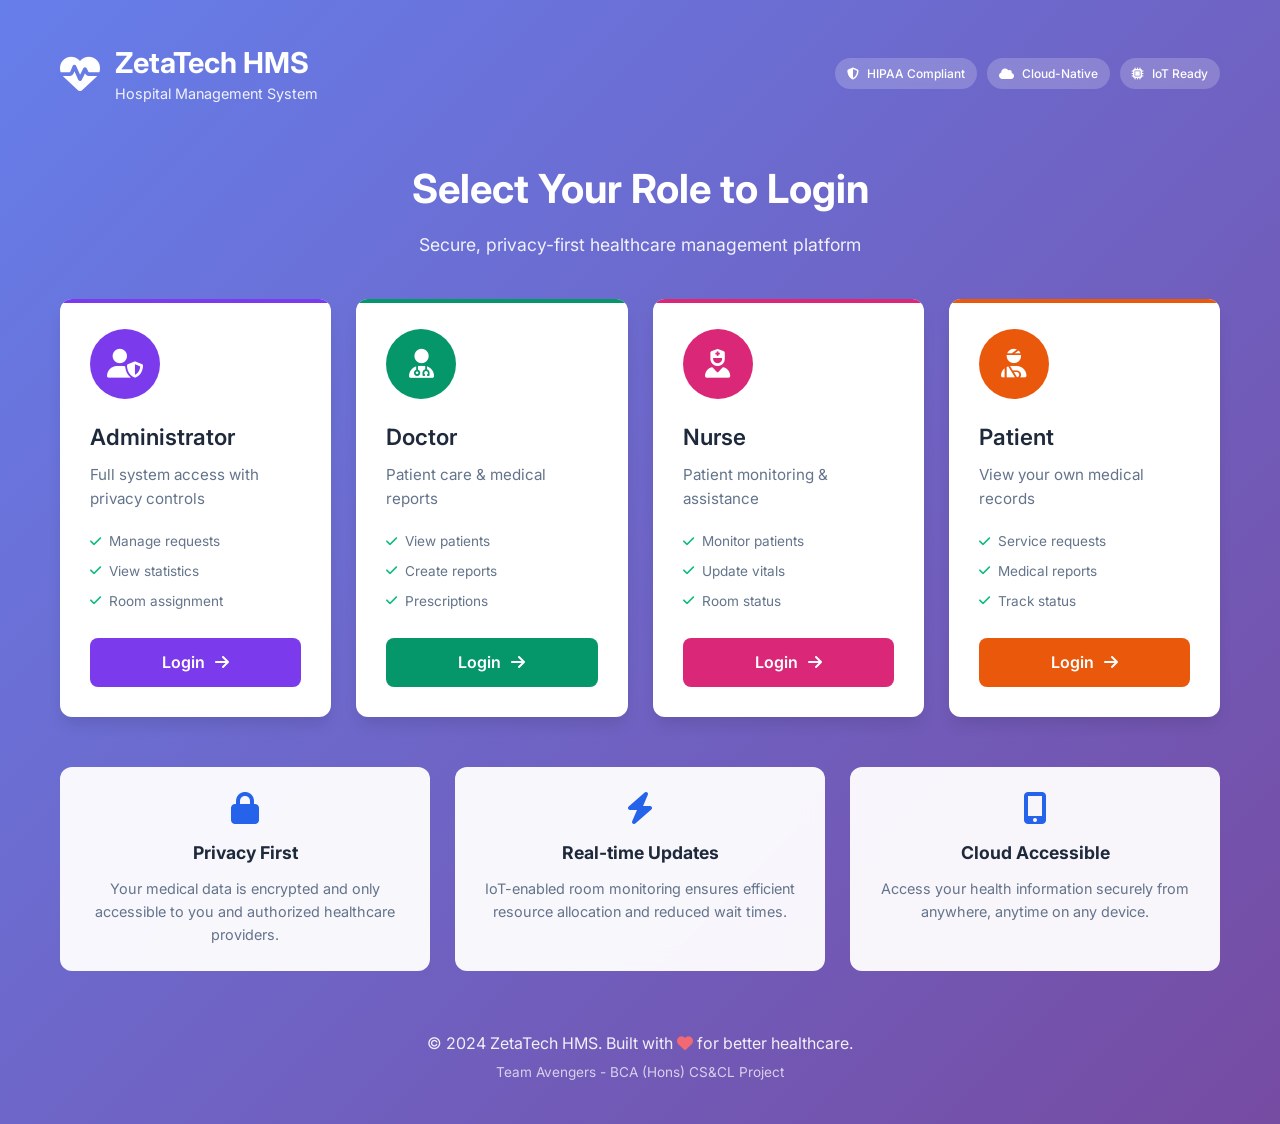
<file: index.html>
<!DOCTYPE html>
<html lang="en">
<head>
    <meta charset="UTF-8">
    <meta name="viewport" content="width=device-width, initial-scale=1.0">
    <title>ZetaTech HMS - Hospital Management System</title>
    <link rel="stylesheet" href="styles.css">
    <link href="https://fonts.googleapis.com/css2?family=Inter:wght@300;400;500;600;700&display=swap" rel="stylesheet">
    <link rel="stylesheet" href="https://cdnjs.cloudflare.com/ajax/libs/font-awesome/6.4.0/css/all.min.css">
</head>
<body>
    <div class="container">
        <header class="header">
            <div class="logo">
                <i class="fas fa-heartbeat"></i>
                <div class="logo-text">
                    <h1>ZetaTech HMS</h1>
                    <span>Hospital Management System</span>
                </div>
            </div>
            <div class="badges">
                <span class="badge"><i class="fas fa-shield-alt"></i> HIPAA Compliant</span>
                <span class="badge"><i class="fas fa-cloud"></i> Cloud-Native</span>
                <span class="badge"><i class="fas fa-microchip"></i> IoT Ready</span>
            </div>
        </header>

        <main class="main-content">
            <div class="hero-section">
                <h2>Select Your Role to Login</h2>
                <p class="subtitle">Secure, privacy-first healthcare management platform</p>
            </div>

            <div class="role-grid">
                <a href="login.html?role=admin" class="role-card admin">
                    <div class="role-icon">
                        <i class="fas fa-user-shield"></i>
                    </div>
                    <h3>Administrator</h3>
                    <p>Full system access with privacy controls</p>
                    <div class="role-features">
                        <span><i class="fas fa-check"></i> Manage requests</span>
                        <span><i class="fas fa-check"></i> View statistics</span>
                        <span><i class="fas fa-check"></i> Room assignment</span>
                    </div>
                    <div class="login-btn">Login <i class="fas fa-arrow-right"></i></div>
                </a>

                <a href="login.html?role=doctor" class="role-card doctor">
                    <div class="role-icon">
                        <i class="fas fa-user-md"></i>
                    </div>
                    <h3>Doctor</h3>
                    <p>Patient care & medical reports</p>
                    <div class="role-features">
                        <span><i class="fas fa-check"></i> View patients</span>
                        <span><i class="fas fa-check"></i> Create reports</span>
                        <span><i class="fas fa-check"></i> Prescriptions</span>
                    </div>
                    <div class="login-btn">Login <i class="fas fa-arrow-right"></i></div>
                </a>

                <a href="login.html?role=nurse" class="role-card nurse">
                    <div class="role-icon">
                        <i class="fas fa-user-nurse"></i>
                    </div>
                    <h3>Nurse</h3>
                    <p>Patient monitoring & assistance</p>
                    <div class="role-features">
                        <span><i class="fas fa-check"></i> Monitor patients</span>
                        <span><i class="fas fa-check"></i> Update vitals</span>
                        <span><i class="fas fa-check"></i> Room status</span>
                    </div>
                    <div class="login-btn">Login <i class="fas fa-arrow-right"></i></div>
                </a>

                <a href="login.html?role=patient" class="role-card patient">
                    <div class="role-icon">
                        <i class="fas fa-user-injured"></i>
                    </div>
                    <h3>Patient</h3>
                    <p>View your own medical records</p>
                    <div class="role-features">
                        <span><i class="fas fa-check"></i> Service requests</span>
                        <span><i class="fas fa-check"></i> Medical reports</span>
                        <span><i class="fas fa-check"></i> Track status</span>
                    </div>
                    <div class="login-btn">Login <i class="fas fa-arrow-right"></i></div>
                </a>
            </div>

            <div class="info-section">
                <div class="info-card">
                    <i class="fas fa-lock"></i>
                    <h4>Privacy First</h4>
                    <p>Your medical data is encrypted and only accessible to you and authorized healthcare providers.</p>
                </div>
                <div class="info-card">
                    <i class="fas fa-bolt"></i>
                    <h4>Real-time Updates</h4>
                    <p>IoT-enabled room monitoring ensures efficient resource allocation and reduced wait times.</p>
                </div>
                <div class="info-card">
                    <i class="fas fa-mobile-alt"></i>
                    <h4>Cloud Accessible</h4>
                    <p>Access your health information securely from anywhere, anytime on any device.</p>
                </div>
            </div>
        </main>

        <footer class="footer">
            <p>&copy; 2024 ZetaTech HMS. Built with <i class="fas fa-heart"></i> for better healthcare.</p>
            <p class="team">Team Avengers - BCA (Hons) CS&CL Project</p>
        </footer>
    </div>

    <script src="main.js"></script>
</body>
</html>
</file>
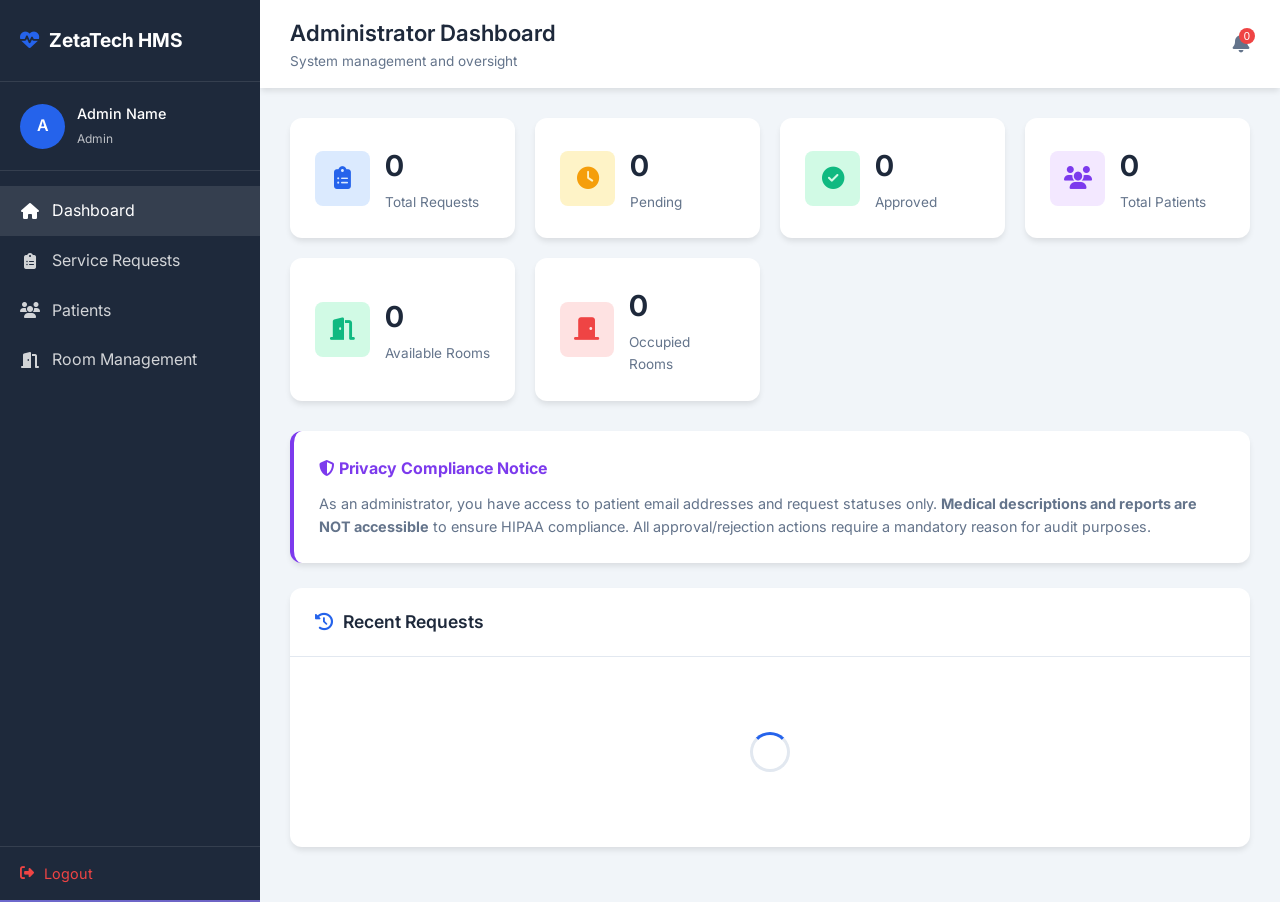
<file: admin-dashboard.html>
<!DOCTYPE html>
<html lang="en">
<head>
    <meta charset="UTF-8">
    <meta name="viewport" content="width=device-width, initial-scale=1.0">
    <title>Admin Dashboard - ZetaTech HMS</title>
    <link rel="stylesheet" href="styles.css">
    <link href="https://fonts.googleapis.com/css2?family=Inter:wght@300;400;500;600;700&display=swap" rel="stylesheet">
    <link rel="stylesheet" href="https://cdnjs.cloudflare.com/ajax/libs/font-awesome/6.4.0/css/all.min.css">
</head>
<body>
    <div class="dashboard-container">
        <!-- Sidebar -->
        <aside class="sidebar">
            <div class="sidebar-header">
                <h3><i class="fas fa-heartbeat"></i> ZetaTech HMS</h3>
            </div>
            
            <div class="user-info">
                <div class="user-avatar" id="userAvatar">A</div>
                <div class="user-details">
                    <p id="userName">Admin Name</p>
                    <span id="userRole">admin</span>
                </div>
            </div>
            
            <nav class="sidebar-nav">
                <a href="#" class="nav-item active" data-page="dashboard">
                    <i class="fas fa-home"></i> Dashboard
                </a>
                <a href="#" class="nav-item" data-page="requests">
                    <i class="fas fa-clipboard-list"></i> Service Requests
                </a>
                <a href="#" class="nav-item" data-page="patients">
                    <i class="fas fa-users"></i> Patients
                </a>
                <a href="#" class="nav-item" data-page="rooms">
                    <i class="fas fa-door-open"></i> Room Management
                </a>
            </nav>
            
            <div class="sidebar-footer">
                <a href="#" class="logout-btn" id="logoutBtn">
                    <i class="fas fa-sign-out-alt"></i> Logout
                </a>
            </div>
        </aside>

        <!-- Main Area -->
        <main class="main-area">
            <!-- Top Bar -->
            <header class="top-bar">
                <div class="page-title">
                    <h2>Administrator Dashboard</h2>
                    <p>System management and oversight</p>
                </div>
                <div class="top-actions">
                    <button class="notification-btn">
                        <i class="fas fa-bell"></i>
                        <span class="notification-badge" id="notificationBadge">0</span>
                    </button>
                </div>
            </header>

            <!-- Content Area -->
            <div class="content-area">
                <div id="alertContainer"></div>
                
                <!-- Dashboard View -->
                <div id="dashboardView">
                    <!-- Stats Grid -->
                    <div class="stats-grid">
                        <div class="stat-card">
                            <div class="stat-icon blue">
                                <i class="fas fa-clipboard-list"></i>
                            </div>
                            <div class="stat-info">
                                <h4 id="totalRequests">0</h4>
                                <p>Total Requests</p>
                            </div>
                        </div>
                        <div class="stat-card">
                            <div class="stat-icon yellow">
                                <i class="fas fa-clock"></i>
                            </div>
                            <div class="stat-info">
                                <h4 id="pendingRequests">0</h4>
                                <p>Pending</p>
                            </div>
                        </div>
                        <div class="stat-card">
                            <div class="stat-icon green">
                                <i class="fas fa-check-circle"></i>
                            </div>
                            <div class="stat-info">
                                <h4 id="approvedRequests">0</h4>
                                <p>Approved</p>
                            </div>
                        </div>
                        <div class="stat-card">
                            <div class="stat-icon purple">
                                <i class="fas fa-users"></i>
                            </div>
                            <div class="stat-info">
                                <h4 id="totalPatients">0</h4>
                                <p>Total Patients</p>
                            </div>
                        </div>
                        <div class="stat-card">
                            <div class="stat-icon green">
                                <i class="fas fa-door-open"></i>
                            </div>
                            <div class="stat-info">
                                <h4 id="availableRooms">0</h4>
                                <p>Available Rooms</p>
                            </div>
                        </div>
                        <div class="stat-card">
                            <div class="stat-icon red">
                                <i class="fas fa-door-closed"></i>
                            </div>
                            <div class="stat-info">
                                <h4 id="occupiedRooms">0</h4>
                                <p>Occupied Rooms</p>
                            </div>
                        </div>
                    </div>

                    <!-- Privacy Notice -->
                    <div class="content-card" style="border-left: 4px solid #7c3aed;">
                        <div class="card-body">
                            <h4 style="color: #7c3aed; margin-bottom: 10px;">
                                <i class="fas fa-shield-alt"></i> Privacy Compliance Notice
                            </h4>
                            <p style="color: #64748b; font-size: 0.9rem;">
                                As an administrator, you have access to patient email addresses and request statuses only. 
                                <strong>Medical descriptions and reports are NOT accessible</strong> to ensure HIPAA compliance. 
                                All approval/rejection actions require a mandatory reason for audit purposes.
                            </p>
                        </div>
                    </div>

                    <!-- Recent Requests -->
                    <div class="content-card">
                        <div class="card-header">
                            <h3><i class="fas fa-history"></i> Recent Requests</h3>
                        </div>
                        <div class="card-body">
                            <div id="recentRequestsContainer">
                                <div class="loading">
                                    <div class="spinner"></div>
                                </div>
                            </div>
                        </div>
                    </div>
                </div>

                <!-- All Requests View -->
                <div id="requestsView" class="hidden">
                    <div class="content-card">
                        <div class="card-header">
                            <h3><i class="fas fa-clipboard-list"></i> All Service Requests</h3>
                        </div>
                        <div class="card-body">
                            <div id="allRequestsContainer">
                                <div class="loading">
                                    <div class="spinner"></div>
                                </div>
                            </div>
                        </div>
                    </div>
                </div>

                <!-- Patients View -->
                <div id="patientsView" class="hidden">
                    <div class="content-card">
                        <div class="card-header">
                            <h3><i class="fas fa-users"></i> All Patients</h3>
                        </div>
                        <div class="card-body">
                            <div id="patientsContainer">
                                <div class="loading">
                                    <div class="spinner"></div>
                                </div>
                            </div>
                        </div>
                    </div>
                </div>

                <!-- Rooms View -->
                <div id="roomsView" class="hidden">
                    <div class="content-card">
                        <div class="card-header">
                            <h3><i class="fas fa-door-open"></i> Room Management</h3>
                            <button class="btn btn-primary" onclick="openAddRoomModal()">
                                <i class="fas fa-plus"></i> Add Room
                            </button>
                        </div>
                        <div class="card-body">
                            <div id="roomsContainer">
                                <div class="loading">
                                    <div class="spinner"></div>
                                </div>
                            </div>
                        </div>
                    </div>
                </div>
            </div>
        </main>
    </div>

    <!-- Process Request Modal -->
    <div class="modal-overlay" id="processRequestModal">
        <div class="modal">
            <div class="modal-header">
                <h3><i class="fas fa-tasks"></i> Process Request</h3>
                <button class="modal-close" onclick="closeModal('processRequestModal')">
                    <i class="fas fa-times"></i>
                </button>
            </div>
            <div class="modal-body">
                <div id="requestDetails"></div>
                <form id="processRequestForm">
                    <div class="form-group">
                        <label for="requestStatus">Status</label>
                        <select id="requestStatus" required>
                            <option value="approved">Approve</option>
                            <option value="rejected">Reject</option>
                            <option value="completed">Mark as Completed</option>
                        </select>
                    </div>
                    <div class="form-group">
                        <label for="adminReason">Reason *</label>
                        <textarea id="adminReason" placeholder="Provide a reason for this action (mandatory for audit)..." required></textarea>
                    </div>
                    <div class="form-group">
                        <label for="assignRoom">Assign Room (Optional)</label>
                        <select id="assignRoom">
                            <option value="">No room assigned</option>
                        </select>
                    </div>
                </form>
            </div>
            <div class="modal-footer">
                <button class="btn" onclick="closeModal('processRequestModal')">Cancel</button>
                <button class="btn btn-primary" onclick="submitProcessRequest()">
                    <i class="fas fa-save"></i> Update Request
                </button>
            </div>
        </div>
    </div>

    <!-- Add Room Modal -->
    <div class="modal-overlay" id="addRoomModal">
        <div class="modal">
            <div class="modal-header">
                <h3><i class="fas fa-plus-circle"></i> Add New Room</h3>
                <button class="modal-close" onclick="closeModal('addRoomModal')">
                    <i class="fas fa-times"></i>
                </button>
            </div>
            <div class="modal-body">
                <form id="addRoomForm">
                    <div class="form-group">
                        <label for="roomNumber">Room Number</label>
                        <input type="text" id="roomNumber" placeholder="e.g., 105" required>
                    </div>
                    <div class="form-group">
                        <label for="roomType">Room Type</label>
                        <select id="roomType" required>
                            <option value="consultation">Consultation</option>
                            <option value="therapy">Therapy</option>
                            <option value="emergency">Emergency</option>
                            <option value="icu">ICU</option>
                        </select>
                    </div>
                    <div class="form-group">
                        <label for="apiKey">IoT API Key</label>
                        <input type="text" id="apiKey" placeholder="Enter unique API key for IoT device" required>
                    </div>
                </form>
            </div>
            <div class="modal-footer">
                <button class="btn" onclick="closeModal('addRoomModal')">Cancel</button>
                <button class="btn btn-primary" onclick="submitAddRoom()">
                    <i class="fas fa-save"></i> Add Room
                </button>
            </div>
        </div>
    </div>

    <script src="main.js"></script>
    <script>
        // Check authentication
        if (!ZetaTech.checkAuth('admin')) {
            window.location.href = 'index.html';
        }

        // Initialize
        const user = ZetaTech.getUser();
        ZetaTech.initSidebar(user);

        let currentRequestId = null;
        let availableRooms = [];

        // Navigation
        document.querySelectorAll('.nav-item').forEach(item => {
            item.addEventListener('click', (e) => {
                e.preventDefault();
                const page = item.dataset.page;
                showPage(page);
                
                document.querySelectorAll('.nav-item').forEach(n => n.classList.remove('active'));
                item.classList.add('active');
            });
        });

        function showPage(page) {
            document.getElementById('dashboardView').classList.add('hidden');
            document.getElementById('requestsView').classList.add('hidden');
            document.getElementById('patientsView').classList.add('hidden');
            document.getElementById('roomsView').classList.add('hidden');
            
            document.getElementById(page + 'View').classList.remove('hidden');
            
            if (page === 'dashboard') {
                loadDashboardStats();
                loadRecentRequests();
            } else if (page === 'requests') {
                loadAllRequests();
            } else if (page === 'patients') {
                loadPatients();
            } else if (page === 'rooms') {
                loadRooms();
            }
        }

        // Load Dashboard Stats
        async function loadDashboardStats() {
            try {
                const response = await ZetaTech.apiRequest('/admin/stats');
                const stats = await response.json();
                
                document.getElementById('totalRequests').textContent = stats.total_requests;
                document.getElementById('pendingRequests').textContent = stats.pending_requests;
                document.getElementById('approvedRequests').textContent = stats.approved_requests;
                document.getElementById('totalPatients').textContent = stats.total_patients;
                document.getElementById('availableRooms').textContent = stats.available_rooms;
                document.getElementById('occupiedRooms').textContent = stats.occupied_rooms;
                
                ZetaTech.updateNotificationBadge(stats.pending_requests);
            } catch (error) {
                console.error('Error loading stats:', error);
            }
        }

        // Load Recent Requests (Admin View - NO medical descriptions)
        async function loadRecentRequests() {
            const container = document.getElementById('recentRequestsContainer');
            
            try {
                const response = await ZetaTech.apiRequest('/admin/requests');
                const requests = await response.json();
                
                if (requests.length === 0) {
                    ZetaTech.showEmptyState('recentRequestsContainer', 'fa-clipboard-list', 'No Requests', 'No service requests have been submitted yet.');
                    return;
                }
                
                const recentRequests = requests.slice(0, 5);
                
                container.innerHTML = `
                    <table class="data-table">
                        <thead>
                            <tr>
                                <th>Patient Email</th>
                                <th>Service Type</th>
                                <th>Status</th>
                                <th>Date</th>
                                <th>Action</th>
                            </tr>
                        </thead>
                        <tbody>
                            ${recentRequests.map(req => `
                                <tr>
                                    <td>${req.patient_email}</td>
                                    <td>${req.service_type}</td>
                                    <td>${ZetaTech.getStatusBadge(req.status)}</td>
                                    <td>${ZetaTech.formatDate(req.created_at)}</td>
                                    <td>
                                        ${req.status === 'pending' ? `
                                            <button class="btn btn-sm btn-primary" onclick="openProcessModal(${req.id})">
                                                <i class="fas fa-tasks"></i> Process
                                            </button>
                                        ` : `<span style="color: #64748b; font-size: 0.85rem;">Processed</span>`}
                                    </td>
                                </tr>
                            `).join('')}
                        </tbody>
                    </table>
                `;
            } catch (error) {
                container.innerHTML = '<p class="text-center" style="color: #ef4444;">Error loading requests</p>';
            }
        }

        // Load All Requests
        async function loadAllRequests() {
            const container = document.getElementById('allRequestsContainer');
            
            try {
                const response = await ZetaTech.apiRequest('/admin/requests');
                const requests = await response.json();
                
                if (requests.length === 0) {
                    ZetaTech.showEmptyState('allRequestsContainer', 'fa-clipboard-list', 'No Requests', 'No service requests have been submitted yet.');
                    return;
                }
                
                container.innerHTML = `
                    <table class="data-table">
                        <thead>
                            <tr>
                                <th>ID</th>
                                <th>Patient Email</th>
                                <th>Service Type</th>
                                <th>Status</th>
                                <th>Admin Reason</th>
                                <th>Date</th>
                                <th>Action</th>
                            </tr>
                        </thead>
                        <tbody>
                            ${requests.map(req => `
                                <tr>
                                    <td>#${req.id}</td>
                                    <td>${req.patient_email}</td>
                                    <td>${req.service_type}</td>
                                    <td>${ZetaTech.getStatusBadge(req.status)}</td>
                                    <td>${req.admin_reason || '-'}</td>
                                    <td>${ZetaTech.formatDate(req.created_at)}</td>
                                    <td>
                                        ${req.status === 'pending' ? `
                                            <button class="btn btn-sm btn-primary" onclick="openProcessModal(${req.id})">
                                                <i class="fas fa-tasks"></i> Process
                                            </button>
                                        ` : `<span style="color: #64748b; font-size: 0.85rem;">Processed</span>`}
                                    </td>
                                </tr>
                            `).join('')}
                        </tbody>
                    </table>
                `;
            } catch (error) {
                container.innerHTML = '<p class="text-center" style="color: #ef4444;">Error loading requests</p>';
            }
        }

        // Load Patients
        async function loadPatients() {
            const container = document.getElementById('patientsContainer');
            
            try {
                const response = await ZetaTech.apiRequest('/admin/patients');
                const patients = await response.json();
                
                if (patients.length === 0) {
                    ZetaTech.showEmptyState('patientsContainer', 'fa-users', 'No Patients', 'No patients have registered yet.');
                    return;
                }
                
                container.innerHTML = `
                    <table class="data-table">
                        <thead>
                            <tr>
                                <th>ID</th>
                                <th>Name</th>
                                <th>Email</th>
                                <th>Phone</th>
                                <th>Registered</th>
                            </tr>
                        </thead>
                        <tbody>
                            ${patients.map(p => `
                                <tr>
                                    <td>#${p.id}</td>
                                    <td>${p.full_name}</td>
                                    <td>${p.email}</td>
                                    <td>${p.phone || '-'}</td>
                                    <td>${ZetaTech.formatDate(p.created_at)}</td>
                                </tr>
                            `).join('')}
                        </tbody>
                    </table>
                `;
            } catch (error) {
                container.innerHTML = '<p class="text-center" style="color: #ef4444;">Error loading patients</p>';
            }
        }

        // Load Rooms
        async function loadRooms() {
            const container = document.getElementById('roomsContainer');
            
            try {
                const response = await ZetaTech.apiRequest('/iot/rooms');
                const rooms = await response.json();
                availableRooms = rooms.filter(r => !r.is_occupied);
                
                container.innerHTML = `
                    <table class="data-table">
                        <thead>
                            <tr>
                                <th>Room Number</th>
                                <th>Type</th>
                                <th>Status</th>
                                <th>Last Updated</th>
                            </tr>
                        </thead>
                        <tbody>
                            ${rooms.map(room => `
                                <tr>
                                    <td>${room.room_number}</td>
                                    <td>${room.room_type}</td>
                                    <td>
                                        <span class="status-badge ${room.is_occupied ? 'rejected' : 'approved'}">
                                            ${room.is_occupied ? 'Occupied' : 'Available'}
                                        </span>
                                    </td>
                                    <td>${ZetaTech.formatDate(room.last_updated)}</td>
                                </tr>
                            `).join('')}
                        </tbody>
                    </table>
                `;
            } catch (error) {
                container.innerHTML = '<p class="text-center" style="color: #ef4444;">Error loading rooms</p>';
            }
        }

        // Process Request Modal
        async function openProcessModal(requestId) {
            currentRequestId = requestId;
            
            // Load available rooms for dropdown
            const roomSelect = document.getElementById('assignRoom');
            roomSelect.innerHTML = '<option value="">No room assigned</option>';
            
            try {
                const response = await ZetaTech.apiRequest('/iot/rooms');
                const rooms = await response.json();
                const availableRooms = rooms.filter(r => !r.is_occupied);
                
                availableRooms.forEach(room => {
                    roomSelect.innerHTML += `<option value="${room.id}">${room.room_number} (${room.room_type})</option>`;
                });
            } catch (error) {
                console.error('Error loading rooms:', error);
            }
            
            ZetaTech.openModal('processRequestModal');
        }

        async function submitProcessRequest() {
            const status = document.getElementById('requestStatus').value;
            const reason = document.getElementById('adminReason').value;
            const roomId = document.getElementById('assignRoom').value;
            
            if (!reason.trim()) {
                ZetaTech.showAlert('alertContainer', 'Please provide a reason for this action', 'error');
                return;
            }
            
            try {
                const response = await ZetaTech.apiRequest(`/admin/requests/${currentRequestId}`, {
                    method: 'PUT',
                    body: JSON.stringify({
                        status: status,
                        admin_reason: reason,
                        assigned_room_id: roomId || null
                    })
                });
                
                if (response.ok) {
                    ZetaTech.closeModal('processRequestModal');
                    ZetaTech.showAlert('alertContainer', 'Request updated successfully!', 'success');
                    document.getElementById('processRequestForm').reset();
                    loadDashboardStats();
                    loadRecentRequests();
                    loadAllRequests();
                } else {
                    const error = await response.json();
                    ZetaTech.showAlert('alertContainer', error.detail || 'Failed to update request', 'error');
                }
            } catch (error) {
                ZetaTech.showAlert('alertContainer', 'Network error. Please try again.', 'error');
            }
        }

        // Add Room Modal
        function openAddRoomModal() {
            ZetaTech.openModal('addRoomModal');
        }

        async function submitAddRoom() {
            const roomNumber = document.getElementById('roomNumber').value;
            const roomType = document.getElementById('roomType').value;
            const apiKey = document.getElementById('apiKey').value;
            
            if (!roomNumber || !apiKey) {
                ZetaTech.showAlert('alertContainer', 'Please fill in all fields', 'error');
                return;
            }
            
            try {
                const response = await ZetaTech.apiRequest('/admin/rooms', {
                    method: 'POST',
                    body: JSON.stringify({
                        room_number: roomNumber,
                        room_type: roomType,
                        api_key: apiKey
                    })
                });
                
                if (response.ok) {
                    ZetaTech.closeModal('addRoomModal');
                    ZetaTech.showAlert('alertContainer', 'Room added successfully!', 'success');
                    document.getElementById('addRoomForm').reset();
                    loadRooms();
                } else {
                    const error = await response.json();
                    ZetaTech.showAlert('alertContainer', error.detail || 'Failed to add room', 'error');
                }
            } catch (error) {
                ZetaTech.showAlert('alertContainer', 'Network error. Please try again.', 'error');
            }
        }

        // Initial load
        loadDashboardStats();
        loadRecentRequests();
    </script>
</body>
</html>
</file>
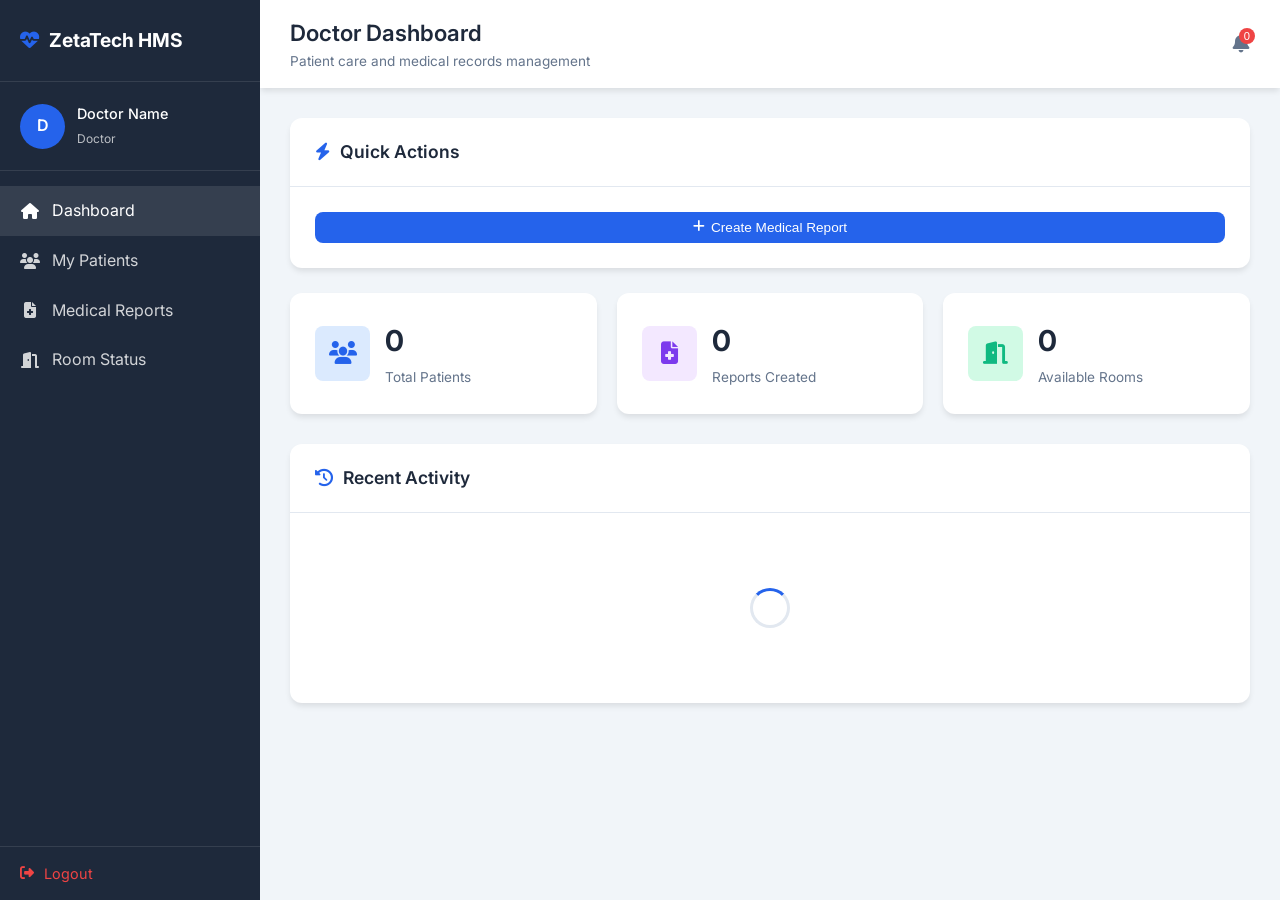
<file: doctor-dashboard.html>
<!DOCTYPE html>
<html lang="en">
<head>
    <meta charset="UTF-8">
    <meta name="viewport" content="width=device-width, initial-scale=1.0">
    <title>Doctor Dashboard - ZetaTech HMS</title>
    <link rel="stylesheet" href="styles.css">
    <link href="https://fonts.googleapis.com/css2?family=Inter:wght@300;400;500;600;700&display=swap" rel="stylesheet">
    <link rel="stylesheet" href="https://cdnjs.cloudflare.com/ajax/libs/font-awesome/6.4.0/css/all.min.css">
</head>
<body>
    <div class="dashboard-container">
        <!-- Sidebar -->
        <aside class="sidebar">
            <div class="sidebar-header">
                <h3><i class="fas fa-heartbeat"></i> ZetaTech HMS</h3>
            </div>
            
            <div class="user-info">
                <div class="user-avatar" id="userAvatar">D</div>
                <div class="user-details">
                    <p id="userName">Doctor Name</p>
                    <span id="userRole">doctor</span>
                </div>
            </div>
            
            <nav class="sidebar-nav">
                <a href="#" class="nav-item active" data-page="dashboard">
                    <i class="fas fa-home"></i> Dashboard
                </a>
                <a href="#" class="nav-item" data-page="patients">
                    <i class="fas fa-users"></i> My Patients
                </a>
                <a href="#" class="nav-item" data-page="reports">
                    <i class="fas fa-file-medical"></i> Medical Reports
                </a>
                <a href="#" class="nav-item" data-page="rooms">
                    <i class="fas fa-door-open"></i> Room Status
                </a>
            </nav>
            
            <div class="sidebar-footer">
                <a href="#" class="logout-btn" id="logoutBtn">
                    <i class="fas fa-sign-out-alt"></i> Logout
                </a>
            </div>
        </aside>

        <!-- Main Area -->
        <main class="main-area">
            <!-- Top Bar -->
            <header class="top-bar">
                <div class="page-title">
                    <h2>Doctor Dashboard</h2>
                    <p>Patient care and medical records management</p>
                </div>
                <div class="top-actions">
                    <button class="notification-btn">
                        <i class="fas fa-bell"></i>
                        <span class="notification-badge" id="notificationBadge">0</span>
                    </button>
                </div>
            </header>

            <!-- Content Area -->
            <div class="content-area">
                <div id="alertContainer"></div>
                
                <!-- Dashboard View -->
                <div id="dashboardView">
                    <!-- Quick Actions -->
                    <div class="content-card">
                        <div class="card-header">
                            <h3><i class="fas fa-bolt"></i> Quick Actions</h3>
                        </div>
                        <div class="card-body">
                            <button class="btn btn-primary" onclick="openNewReportModal()">
                                <i class="fas fa-plus"></i> Create Medical Report
                            </button>
                        </div>
                    </div>

                    <!-- Stats -->
                    <div class="stats-grid">
                        <div class="stat-card">
                            <div class="stat-icon blue">
                                <i class="fas fa-users"></i>
                            </div>
                            <div class="stat-info">
                                <h4 id="totalPatients">0</h4>
                                <p>Total Patients</p>
                            </div>
                        </div>
                        <div class="stat-card">
                            <div class="stat-icon purple">
                                <i class="fas fa-file-medical"></i>
                            </div>
                            <div class="stat-info">
                                <h4 id="totalReports">0</h4>
                                <p>Reports Created</p>
                            </div>
                        </div>
                        <div class="stat-card">
                            <div class="stat-icon green">
                                <i class="fas fa-door-open"></i>
                            </div>
                            <div class="stat-info">
                                <h4 id="availableRooms">0</h4>
                                <p>Available Rooms</p>
                            </div>
                        </div>
                    </div>

                    <!-- Recent Activity -->
                    <div class="content-card">
                        <div class="card-header">
                            <h3><i class="fas fa-history"></i> Recent Activity</h3>
                        </div>
                        <div class="card-body">
                            <div id="recentActivityContainer">
                                <div class="loading">
                                    <div class="spinner"></div>
                                </div>
                            </div>
                        </div>
                    </div>
                </div>

                <!-- Patients View -->
                <div id="patientsView" class="hidden">
                    <div class="content-card">
                        <div class="card-header">
                            <h3><i class="fas fa-users"></i> My Patients</h3>
                        </div>
                        <div class="card-body">
                            <div id="patientsContainer">
                                <div class="loading">
                                    <div class="spinner"></div>
                                </div>
                            </div>
                        </div>
                    </div>
                </div>

                <!-- Reports View -->
                <div id="reportsView" class="hidden">
                    <div class="content-card">
                        <div class="card-header">
                            <h3><i class="fas fa-file-medical"></i> All Medical Reports</h3>
                            <button class="btn btn-primary" onclick="openNewReportModal()">
                                <i class="fas fa-plus"></i> New Report
                            </button>
                        </div>
                        <div class="card-body">
                            <div id="allReportsContainer">
                                <div class="loading">
                                    <div class="spinner"></div>
                                </div>
                            </div>
                        </div>
                    </div>
                </div>

                <!-- Rooms View -->
                <div id="roomsView" class="hidden">
                    <div class="content-card">
                        <div class="card-header">
                            <h3><i class="fas fa-door-open"></i> Room Availability</h3>
                        </div>
                        <div class="card-body">
                            <div id="roomsContainer">
                                <div class="loading">
                                    <div class="spinner"></div>
                                </div>
                            </div>
                        </div>
                    </div>
                </div>
            </div>
        </main>
    </div>

    <!-- New Report Modal -->
    <div class="modal-overlay" id="newReportModal">
        <div class="modal">
            <div class="modal-header">
                <h3><i class="fas fa-plus-circle"></i> Create Medical Report</h3>
                <button class="modal-close" onclick="closeModal('newReportModal')">
                    <i class="fas fa-times"></i>
                </button>
            </div>
            <div class="modal-body">
                <form id="newReportForm">
                    <div class="form-group">
                        <label for="patientSelect">Select Patient</label>
                        <select id="patientSelect" required>
                            <option value="">Select a patient</option>
                        </select>
                    </div>
                    <div class="form-group">
                        <label for="diagnosis">Diagnosis</label>
                        <textarea id="diagnosis" placeholder="Enter diagnosis..." required></textarea>
                    </div>
                    <div class="form-group">
                        <label for="prescription">Prescription</label>
                        <textarea id="prescription" placeholder="Enter prescription..." required></textarea>
                    </div>
                    <div class="form-group">
                        <label for="doctorNotes">Doctor Notes (Optional)</label>
                        <textarea id="doctorNotes" placeholder="Additional notes..."></textarea>
                    </div>
                </form>
            </div>
            <div class="modal-footer">
                <button class="btn" onclick="closeModal('newReportModal')">Cancel</button>
                <button class="btn btn-primary" onclick="submitNewReport()">
                    <i class="fas fa-save"></i> Save Report
                </button>
            </div>
        </div>
    </div>

    <script src="main.js"></script>
    <script>
        // Check authentication
        if (!ZetaTech.checkAuth('doctor')) {
            window.location.href = 'index.html';
        }

        // Initialize
        const user = ZetaTech.getUser();
        ZetaTech.initSidebar(user);

        let allPatients = [];
        let allReports = [];

        // Navigation
        document.querySelectorAll('.nav-item').forEach(item => {
            item.addEventListener('click', (e) => {
                e.preventDefault();
                const page = item.dataset.page;
                showPage(page);
                
                document.querySelectorAll('.nav-item').forEach(n => n.classList.remove('active'));
                item.classList.add('active');
            });
        });

        function showPage(page) {
            document.getElementById('dashboardView').classList.add('hidden');
            document.getElementById('patientsView').classList.add('hidden');
            document.getElementById('reportsView').classList.add('hidden');
            document.getElementById('roomsView').classList.add('hidden');
            
            document.getElementById(page + 'View').classList.remove('hidden');
            
            if (page === 'dashboard') {
                loadDashboardStats();
                loadRecentActivity();
            } else if (page === 'patients') {
                loadPatients();
            } else if (page === 'reports') {
                loadAllReports();
            } else if (page === 'rooms') {
                loadRoomStatus();
            }
        }

        // Load Dashboard Stats
        async function loadDashboardStats() {
            try {
                const patientsResponse = await ZetaTech.apiRequest('/admin/patients');
                const patients = await patientsResponse.json();
                allPatients = patients;
                
                document.getElementById('totalPatients').textContent = patients.length;
                
                // Count reports created by this doctor
                let reportCount = 0;
                for (const patient of patients) {
                    const reportsResponse = await ZetaTech.apiRequest(`/doctor/patients/${patient.id}/reports`);
                    const reports = await reportsResponse.json();
                    reportCount += reports.filter(r => r.doctor_id === user.id).length;
                }
                document.getElementById('totalReports').textContent = reportCount;
                
                // Load room stats
                const roomsResponse = await ZetaTech.apiRequest('/iot/rooms');
                const rooms = await roomsResponse.json();
                document.getElementById('availableRooms').textContent = rooms.filter(r => !r.is_occupied).length;
                
            } catch (error) {
                console.error('Error loading stats:', error);
            }
        }

        // Load Recent Activity
        async function loadRecentActivity() {
            const container = document.getElementById('recentActivityContainer');
            
            try {
                const patientsResponse = await ZetaTech.apiRequest('/admin/patients');
                const patients = await patientsResponse.json();
                
                let allActivity = [];
                
                for (const patient of patients) {
                    const reportsResponse = await ZetaTech.apiRequest(`/doctor/patients/${patient.id}/reports`);
                    const reports = await reportsResponse.json();
                    
                    reports.forEach(report => {
                        if (report.doctor_id === user.id) {
                            allActivity.push({
                                type: 'report',
                                patient: patient.full_name,
                                date: report.created_at,
                                details: `Created medical report for ${patient.full_name}`
                            });
                        }
                    });
                }
                
                // Sort by date
                allActivity.sort((a, b) => new Date(b.date) - new Date(a.date));
                
                if (allActivity.length === 0) {
                    ZetaTech.showEmptyState('recentActivityContainer', 'fa-history', 'No Recent Activity', 'Your recent activities will appear here.');
                    return;
                }
                
                const recentActivity = allActivity.slice(0, 5);
                
                container.innerHTML = `
                    <table class="data-table">
                        <thead>
                            <tr>
                                <th>Activity</th>
                                <th>Patient</th>
                                <th>Date</th>
                            </tr>
                        </thead>
                        <tbody>
                            ${recentActivity.map(activity => `
                                <tr>
                                    <td><i class="fas fa-file-medical" style="color: #7c3aed;"></i> ${activity.details}</td>
                                    <td>${activity.patient}</td>
                                    <td>${ZetaTech.formatDate(activity.date)}</td>
                                </tr>
                            `).join('')}
                        </tbody>
                    </table>
                `;
            } catch (error) {
                container.innerHTML = '<p class="text-center" style="color: #ef4444;">Error loading activity</p>';
            }
        }

        // Load Patients
        async function loadPatients() {
            const container = document.getElementById('patientsContainer');
            
            try {
                const response = await ZetaTech.apiRequest('/admin/patients');
                const patients = await response.json();
                allPatients = patients;
                
                if (patients.length === 0) {
                    ZetaTech.showEmptyState('patientsContainer', 'fa-users', 'No Patients', 'No patients have registered yet.');
                    return;
                }
                
                container.innerHTML = `
                    <table class="data-table">
                        <thead>
                            <tr>
                                <th>ID</th>
                                <th>Name</th>
                                <th>Email</th>
                                <th>Phone</th>
                                <th>Action</th>
                            </tr>
                        </thead>
                        <tbody>
                            ${patients.map(p => `
                                <tr>
                                    <td>#${p.id}</td>
                                    <td>${p.full_name}</td>
                                    <td>${p.email}</td>
                                    <td>${p.phone || '-'}</td>
                                    <td>
                                        <button class="btn btn-sm btn-primary" onclick="viewPatientReports(${p.id}, '${p.full_name}')">
                                            <i class="fas fa-file-medical"></i> View Reports
                                        </button>
                                    </td>
                                </tr>
                            `).join('')}
                        </tbody>
                    </table>
                `;
            } catch (error) {
                container.innerHTML = '<p class="text-center" style="color: #ef4444;">Error loading patients</p>';
            }
        }

        // Load All Reports
        async function loadAllReports() {
            const container = document.getElementById('allReportsContainer');
            
            try {
                const patientsResponse = await ZetaTech.apiRequest('/admin/patients');
                const patients = await patientsResponse.json();
                
                let allReports = [];
                
                for (const patient of patients) {
                    const reportsResponse = await ZetaTech.apiRequest(`/doctor/patients/${patient.id}/reports`);
                    const reports = await reportsResponse.json();
                    
                    reports.forEach(report => {
                        allReports.push({ ...report, patient_name: patient.full_name });
                    });
                }
                
                allReports.sort((a, b) => new Date(b.created_at) - new Date(a.created_at));
                
                if (allReports.length === 0) {
                    ZetaTech.showEmptyState('allReportsContainer', 'fa-file-medical', 'No Medical Reports', 'No medical reports have been created yet.');
                    return;
                }
                
                container.innerHTML = allReports.map(report => `
                    <div class="content-card" style="margin-bottom: 15px;">
                        <div class="card-body">
                            <div style="display: flex; justify-content: space-between; align-items: center; margin-bottom: 10px;">
                                <h4 style="color: #059669;">
                                    <i class="fas fa-file-medical"></i> Report #${report.id}
                                </h4>
                                <span style="color: #64748b; font-size: 0.85rem;">${ZetaTech.formatDate(report.created_at)}</span>
                            </div>
                            <p><strong>Patient:</strong> ${report.patient_name}</p>
                            <p><strong>Diagnosis:</strong> ${report.diagnosis}</p>
                            <p><strong>Prescription:</strong> ${report.prescription}</p>
                            ${report.doctor_notes ? `<p><strong>Notes:</strong> ${report.doctor_notes}</p>` : ''}
                        </div>
                    </div>
                `).join('');
            } catch (error) {
                container.innerHTML = '<p class="text-center" style="color: #ef4444;">Error loading reports</p>';
            }
        }

        // Load Room Status
        async function loadRoomStatus() {
            const container = document.getElementById('roomsContainer');
            
            try {
                const response = await ZetaTech.apiRequest('/iot/rooms');
                const rooms = await response.json();
                
                container.innerHTML = `
                    <div class="stats-grid">
                        <div class="stat-card">
                            <div class="stat-icon green">
                                <i class="fas fa-door-open"></i>
                            </div>
                            <div class="stat-info">
                                <h4>${rooms.filter(r => !r.is_occupied).length}</h4>
                                <p>Available Rooms</p>
                            </div>
                        </div>
                        <div class="stat-card">
                            <div class="stat-icon red">
                                <i class="fas fa-door-closed"></i>
                            </div>
                            <div class="stat-info">
                                <h4>${rooms.filter(r => r.is_occupied).length}</h4>
                                <p>Occupied Rooms</p>
                            </div>
                        </div>
                    </div>
                    <table class="data-table" style="margin-top: 20px;">
                        <thead>
                            <tr>
                                <th>Room Number</th>
                                <th>Type</th>
                                <th>Status</th>
                                <th>Last Updated</th>
                            </tr>
                        </thead>
                        <tbody>
                            ${rooms.map(room => `
                                <tr>
                                    <td>${room.room_number}</td>
                                    <td>${room.room_type}</td>
                                    <td>
                                        <span class="status-badge ${room.is_occupied ? 'rejected' : 'approved'}">
                                            ${room.is_occupied ? 'Occupied' : 'Available'}
                                        </span>
                                    </td>
                                    <td>${ZetaTech.formatDate(room.last_updated)}</td>
                                </tr>
                            `).join('')}
                        </tbody>
                    </table>
                `;
            } catch (error) {
                container.innerHTML = '<p class="text-center" style="color: #ef4444;">Error loading room status</p>';
            }
        }

        // New Report Modal
        async function openNewReportModal() {
            // Load patients for dropdown
            const patientSelect = document.getElementById('patientSelect');
            patientSelect.innerHTML = '<option value="">Select a patient</option>';
            
            try {
                const response = await ZetaTech.apiRequest('/admin/patients');
                const patients = await response.json();
                
                patients.forEach(patient => {
                    patientSelect.innerHTML += `<option value="${patient.id}">${patient.full_name} (${patient.email})</option>`;
                });
            } catch (error) {
                console.error('Error loading patients:', error);
            }
            
            ZetaTech.openModal('newReportModal');
        }

        async function submitNewReport() {
            const patientId = document.getElementById('patientSelect').value;
            const diagnosis = document.getElementById('diagnosis').value;
            const prescription = document.getElementById('prescription').value;
            const doctorNotes = document.getElementById('doctorNotes').value;
            
            if (!patientId || !diagnosis || !prescription) {
                ZetaTech.showAlert('alertContainer', 'Please fill in all required fields', 'error');
                return;
            }
            
            try {
                const response = await ZetaTech.apiRequest('/doctor/reports', {
                    method: 'POST',
                    body: JSON.stringify({
                        patient_id: parseInt(patientId),
                        diagnosis: diagnosis,
                        prescription: prescription,
                        doctor_notes: doctorNotes
                    })
                });
                
                if (response.ok) {
                    ZetaTech.closeModal('newReportModal');
                    ZetaTech.showAlert('alertContainer', 'Medical report created successfully!', 'success');
                    document.getElementById('newReportForm').reset();
                    loadDashboardStats();
                    loadRecentActivity();
                } else {
                    const error = await response.json();
                    ZetaTech.showAlert('alertContainer', error.detail || 'Failed to create report', 'error');
                }
            } catch (error) {
                ZetaTech.showAlert('alertContainer', 'Network error. Please try again.', 'error');
            }
        }

        // View Patient Reports
        async function viewPatientReports(patientId, patientName) {
            const container = document.getElementById('patientsContainer');
            
            try {
                const response = await ZetaTech.apiRequest(`/doctor/patients/${patientId}/reports`);
                const reports = await response.json();
                
                if (reports.length === 0) {
                    ZetaTech.showAlert('alertContainer', `No medical reports found for ${patientName}`, 'info');
                    return;
                }
                
                container.innerHTML = `
                    <div style="margin-bottom: 20px;">
                        <button class="btn" onclick="loadPatients()">
                            <i class="fas fa-arrow-left"></i> Back to Patients
                        </button>
                    </div>
                    <h3 style="margin-bottom: 20px;">Medical Reports for ${patientName}</h3>
                    ${reports.map(report => `
                        <div class="content-card" style="margin-bottom: 15px;">
                            <div class="card-body">
                                <h4 style="color: #059669; margin-bottom: 10px;">
                                    <i class="fas fa-file-medical"></i> Report #${report.id}
                                </h4>
                                <p><strong>Date:</strong> ${ZetaTech.formatDate(report.created_at)}</p>
                                <p><strong>Diagnosis:</strong> ${report.diagnosis}</p>
                                <p><strong>Prescription:</strong> ${report.prescription}</p>
                                ${report.doctor_notes ? `<p><strong>Notes:</strong> ${report.doctor_notes}</p>` : ''}
                            </div>
                        </div>
                    `).join('')}
                `;
            } catch (error) {
                ZetaTech.showAlert('alertContainer', 'Error loading patient reports', 'error');
            }
        }

        // Initial load
        loadDashboardStats();
        loadRecentActivity();
    </script>
</body>
</html>
</file>
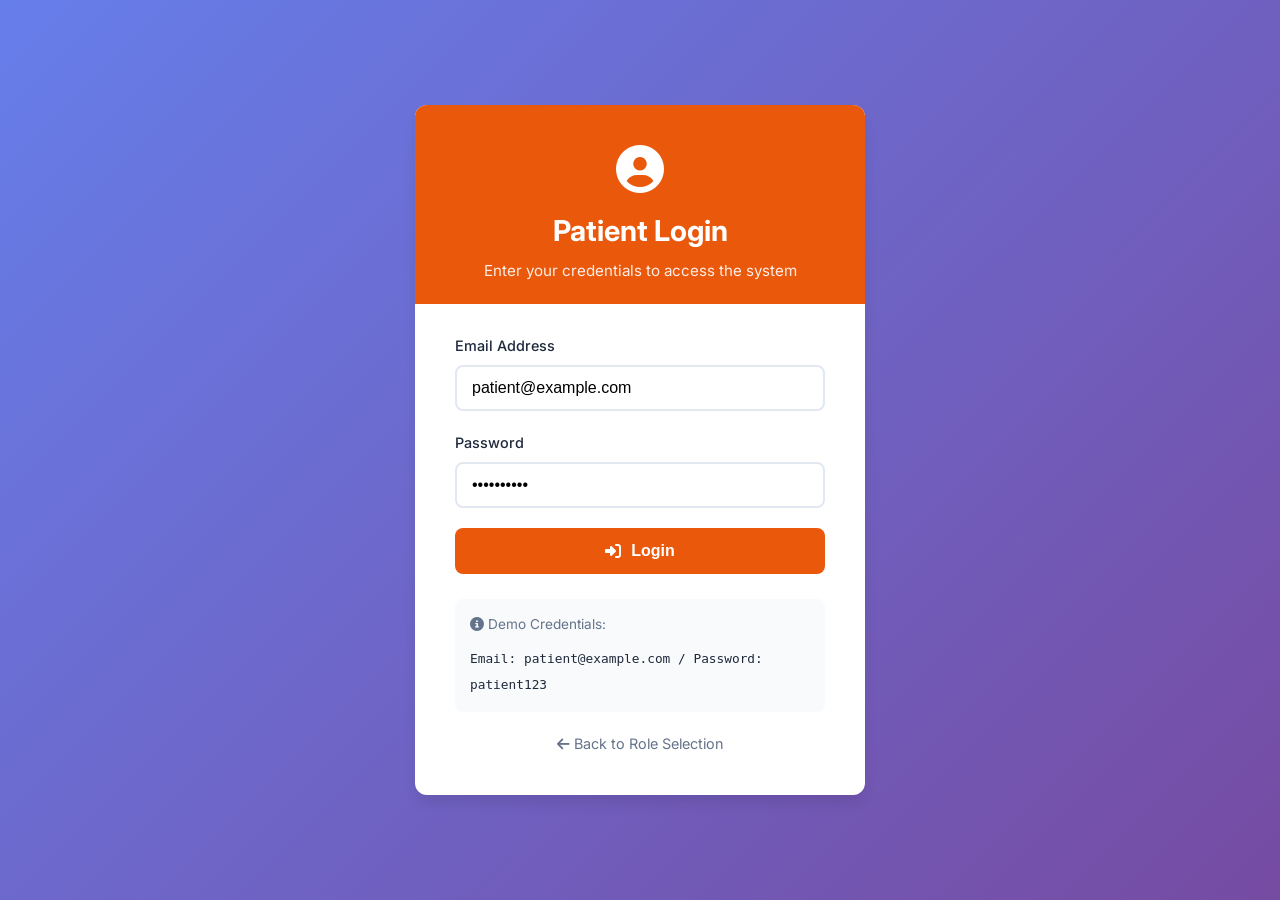
<file: login.html>
<!DOCTYPE html>
<html lang="en">
<head>
    <meta charset="UTF-8">
    <meta name="viewport" content="width=device-width, initial-scale=1.0">
    <title>Login - ZetaTech HMS</title>
    <link rel="stylesheet" href="styles.css">
    <link href="https://fonts.googleapis.com/css2?family=Inter:wght@300;400;500;600;700&display=swap" rel="stylesheet">
    <link rel="stylesheet" href="https://cdnjs.cloudflare.com/ajax/libs/font-awesome/6.4.0/css/all.min.css">
</head>
<body>
    <div class="login-container">
        <div class="login-box">
            <div class="login-header" id="loginHeader">
                <i class="fas fa-user-circle"></i>
                <h2 id="roleTitle">Login</h2>
                <p>Enter your credentials to access the system</p>
            </div>
            
            <div class="login-form">
                <div id="alertContainer"></div>
                
                <form id="loginForm">
                    <div class="form-group">
                        <label for="email">Email Address</label>
                        <input type="email" id="email" name="email" placeholder="Enter your email" required>
                    </div>
                    
                    <div class="form-group">
                        <label for="password">Password</label>
                        <input type="password" id="password" name="password" placeholder="Enter your password" required>
                    </div>
                    
                    <button type="submit" class="btn-primary" id="loginBtn">
                        <i class="fas fa-sign-in-alt"></i>
                        <span>Login</span>
                    </button>
                </form>
                
                <div class="demo-credentials" id="demoCredentials" style="margin-top: 25px; padding: 15px; background: #f8fafc; border-radius: 8px;">
                    <p style="font-size: 0.85rem; color: #64748b; margin-bottom: 10px;"><i class="fas fa-info-circle"></i> Demo Credentials:</p>
                    <code id="demoText" style="font-size: 0.8rem; color: #1e293b;"></code>
                </div>
                
                <a href="index.html" class="back-link">
                    <i class="fas fa-arrow-left"></i> Back to Role Selection
                </a>
            </div>
        </div>
    </div>

    <script>
        // API Base URL - Change this to your backend URL
        const API_BASE_URL = 'https://sample-2-0ko5.onrender.com';
        
        // Get role from URL
        const urlParams = new URLSearchParams(window.location.search);
        const role = urlParams.get('role') || 'patient';
        
        // Role configuration
        const roleConfig = {
            admin: {
                title: 'Administrator Login',
                icon: 'fa-user-shield',
                class: 'admin',
                demoEmail: 'admin@zetatech.com',
                demoPassword: 'admin123'
            },
            doctor: {
                title: 'Doctor Login',
                icon: 'fa-user-md',
                class: 'doctor',
                demoEmail: 'doctor@zetatech.com',
                demoPassword: 'doctor123'
            },
            nurse: {
                title: 'Nurse Login',
                icon: 'fa-user-nurse',
                class: 'nurse',
                demoEmail: 'nurse@zetatech.com',
                demoPassword: 'nurse123'
            },
            patient: {
                title: 'Patient Login',
                icon: 'fa-user-injured',
                class: 'patient',
                demoEmail: 'patient@example.com',
                demoPassword: 'patient123'
            }
        };
        
        // Apply role styling
        const config = roleConfig[role];
        document.getElementById('roleTitle').textContent = config.title;
        document.getElementById('loginHeader').classList.add(config.class);
        document.getElementById('loginBtn').classList.add(config.class);
        document.getElementById('demoText').textContent = `Email: ${config.demoEmail} / Password: ${config.demoPassword}`;
        
        // Pre-fill demo credentials
        document.getElementById('email').value = config.demoEmail;
        document.getElementById('password').value = config.demoPassword;
        
        // Handle login
        document.getElementById('loginForm').addEventListener('submit', async (e) => {
            e.preventDefault();
            
            const email = document.getElementById('email').value;
            const password = document.getElementById('password').value;
            const loginBtn = document.getElementById('loginBtn');
            
            loginBtn.disabled = true;
            loginBtn.innerHTML = '<i class="fas fa-spinner fa-spin"></i> Logging in...';
            
            try {
                const response = await fetch(`${API_BASE_URL}/login`, {
                    method: 'POST',
                    headers: {
                        'Content-Type': 'application/json'
                    },
                    body: JSON.stringify({ email, password })
                });
                
                const data = await response.json();
                
                if (response.ok) {
                    // Store token and user info
                    localStorage.setItem('token', data.access_token);
                    localStorage.setItem('user', JSON.stringify(data.user));
                    
                    showAlert('Login successful! Redirecting...', 'success');
                    
                    // Redirect based on role
                    setTimeout(() => {
                        const userRole = data.user.role;
                        if (userRole === 'admin') {
                            window.location.href = 'admin-dashboard.html';
                        } else if (userRole === 'doctor') {
                            window.location.href = 'doctor-dashboard.html';
                        } else if (userRole === 'nurse') {
                            window.location.href = 'nurse-dashboard.html';
                        } else {
                            window.location.href = 'patient-dashboard.html';
                        }
                    }, 1000);
                } else {
                    showAlert(data.detail || 'Login failed. Please check your credentials.', 'error');
                    loginBtn.disabled = false;
                    loginBtn.innerHTML = '<i class="fas fa-sign-in-alt"></i> Login';
                }
            } catch (error) {
                showAlert('Network error. Please make sure the backend server is running.', 'error');
                loginBtn.disabled = false;
                loginBtn.innerHTML = '<i class="fas fa-sign-in-alt"></i> Login';
            }
        });
        
        function showAlert(message, type) {
            const container = document.getElementById('alertContainer');
            container.innerHTML = `
                <div class="alert alert-${type}">
                    <i class="fas fa-${type === 'success' ? 'check-circle' : 'exclamation-circle'}"></i>
                    ${message}
                </div>
            `;
        }
    </script>
</body>
</html>
</file>
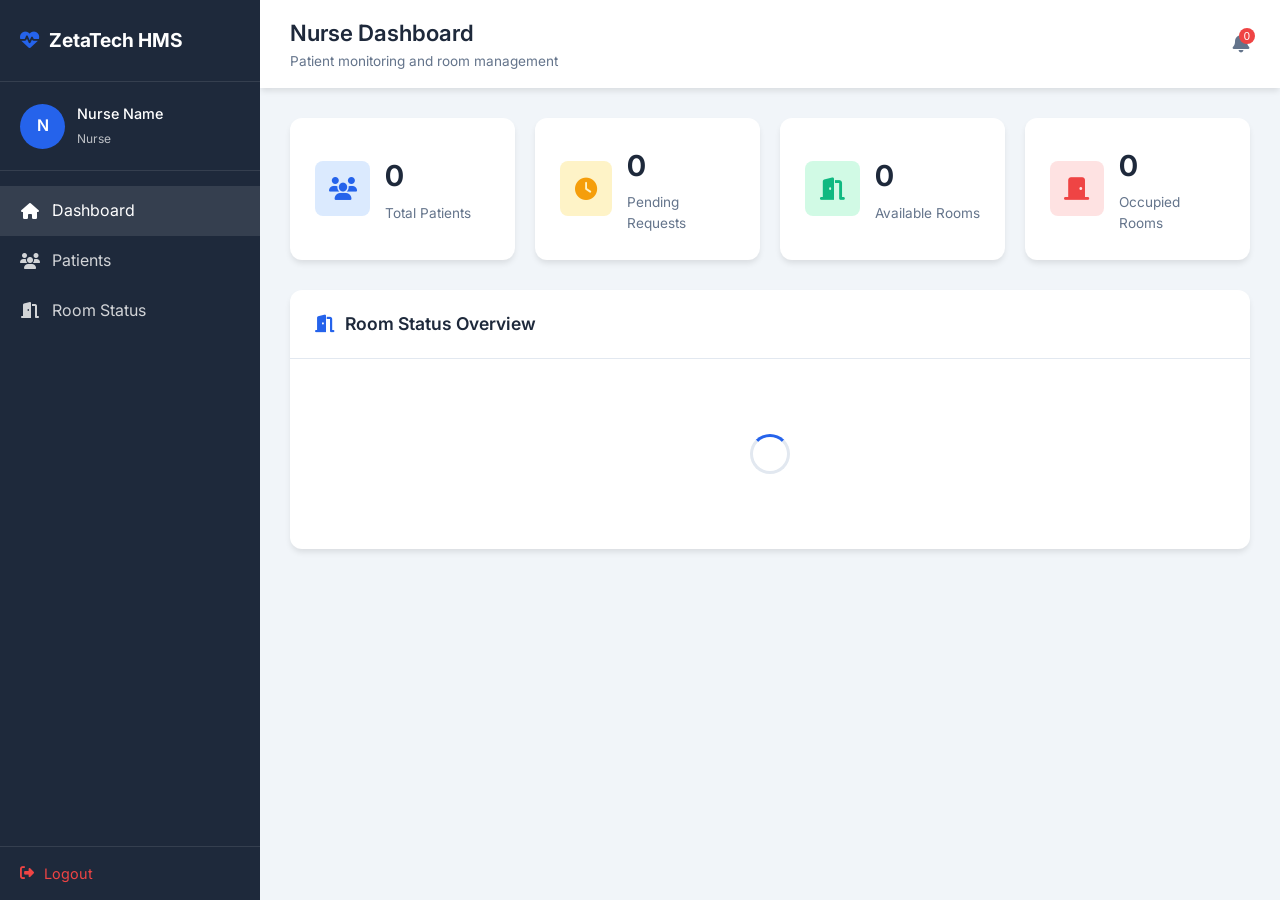
<file: nurse-dashboard.html>
<!DOCTYPE html>
<html lang="en">
<head>
    <meta charset="UTF-8">
    <meta name="viewport" content="width=device-width, initial-scale=1.0">
    <title>Nurse Dashboard - ZetaTech HMS</title>
    <link rel="stylesheet" href="styles.css">
    <link href="https://fonts.googleapis.com/css2?family=Inter:wght@300;400;500;600;700&display=swap" rel="stylesheet">
    <link rel="stylesheet" href="https://cdnjs.cloudflare.com/ajax/libs/font-awesome/6.4.0/css/all.min.css">
</head>
<body>
    <div class="dashboard-container">
        <!-- Sidebar -->
        <aside class="sidebar">
            <div class="sidebar-header">
                <h3><i class="fas fa-heartbeat"></i> ZetaTech HMS</h3>
            </div>
            
            <div class="user-info">
                <div class="user-avatar" id="userAvatar">N</div>
                <div class="user-details">
                    <p id="userName">Nurse Name</p>
                    <span id="userRole">nurse</span>
                </div>
            </div>
            
            <nav class="sidebar-nav">
                <a href="#" class="nav-item active" data-page="dashboard">
                    <i class="fas fa-home"></i> Dashboard
                </a>
                <a href="#" class="nav-item" data-page="patients">
                    <i class="fas fa-users"></i> Patients
                </a>
                <a href="#" class="nav-item" data-page="rooms">
                    <i class="fas fa-door-open"></i> Room Status
                </a>
            </nav>
            
            <div class="sidebar-footer">
                <a href="#" class="logout-btn" id="logoutBtn">
                    <i class="fas fa-sign-out-alt"></i> Logout
                </a>
            </div>
        </aside>

        <!-- Main Area -->
        <main class="main-area">
            <!-- Top Bar -->
            <header class="top-bar">
                <div class="page-title">
                    <h2>Nurse Dashboard</h2>
                    <p>Patient monitoring and room management</p>
                </div>
                <div class="top-actions">
                    <button class="notification-btn">
                        <i class="fas fa-bell"></i>
                        <span class="notification-badge" id="notificationBadge">0</span>
                    </button>
                </div>
            </header>

            <!-- Content Area -->
            <div class="content-area">
                <div id="alertContainer"></div>
                
                <!-- Dashboard View -->
                <div id="dashboardView">
                    <!-- Stats -->
                    <div class="stats-grid">
                        <div class="stat-card">
                            <div class="stat-icon blue">
                                <i class="fas fa-users"></i>
                            </div>
                            <div class="stat-info">
                                <h4 id="totalPatients">0</h4>
                                <p>Total Patients</p>
                            </div>
                        </div>
                        <div class="stat-card">
                            <div class="stat-icon yellow">
                                <i class="fas fa-clock"></i>
                            </div>
                            <div class="stat-info">
                                <h4 id="pendingRequests">0</h4>
                                <p>Pending Requests</p>
                            </div>
                        </div>
                        <div class="stat-card">
                            <div class="stat-icon green">
                                <i class="fas fa-door-open"></i>
                            </div>
                            <div class="stat-info">
                                <h4 id="availableRooms">0</h4>
                                <p>Available Rooms</p>
                            </div>
                        </div>
                        <div class="stat-card">
                            <div class="stat-icon red">
                                <i class="fas fa-door-closed"></i>
                            </div>
                            <div class="stat-info">
                                <h4 id="occupiedRooms">0</h4>
                                <p>Occupied Rooms</p>
                            </div>
                        </div>
                    </div>

                    <!-- Room Status Overview -->
                    <div class="content-card">
                        <div class="card-header">
                            <h3><i class="fas fa-door-open"></i> Room Status Overview</h3>
                        </div>
                        <div class="card-body">
                            <div id="roomsOverviewContainer">
                                <div class="loading">
                                    <div class="spinner"></div>
                                </div>
                            </div>
                        </div>
                    </div>
                </div>

                <!-- Patients View -->
                <div id="patientsView" class="hidden">
                    <div class="content-card">
                        <div class="card-header">
                            <h3><i class="fas fa-users"></i> All Patients</h3>
                        </div>
                        <div class="card-body">
                            <div id="patientsContainer">
                                <div class="loading">
                                    <div class="spinner"></div>
                                </div>
                            </div>
                        </div>
                    </div>
                </div>

                <!-- Rooms View -->
                <div id="roomsView" class="hidden">
                    <div class="content-card">
                        <div class="card-header">
                            <h3><i class="fas fa-door-open"></i> Room Management</h3>
                        </div>
                        <div class="card-body">
                            <div id="roomsContainer">
                                <div class="loading">
                                    <div class="spinner"></div>
                                </div>
                            </div>
                        </div>
                    </div>
                </div>
            </div>
        </main>
    </div>

    <script src="main.js"></script>
    <script>
        // Check authentication
        if (!ZetaTech.checkAuth('nurse')) {
            window.location.href = 'index.html';
        }

        // Initialize
        const user = ZetaTech.getUser();
        ZetaTech.initSidebar(user);

        // Navigation
        document.querySelectorAll('.nav-item').forEach(item => {
            item.addEventListener('click', (e) => {
                e.preventDefault();
                const page = item.dataset.page;
                showPage(page);
                
                document.querySelectorAll('.nav-item').forEach(n => n.classList.remove('active'));
                item.classList.add('active');
            });
        });

        function showPage(page) {
            document.getElementById('dashboardView').classList.add('hidden');
            document.getElementById('patientsView').classList.add('hidden');
            document.getElementById('roomsView').classList.add('hidden');
            
            document.getElementById(page + 'View').classList.remove('hidden');
            
            if (page === 'dashboard') {
                loadDashboardStats();
                loadRoomsOverview();
            } else if (page === 'patients') {
                loadPatients();
            } else if (page === 'rooms') {
                loadRooms();
            }
        }

        // Load Dashboard Stats
        async function loadDashboardStats() {
            try {
                const statsResponse = await ZetaTech.apiRequest('/admin/stats');
                const stats = await statsResponse.json();
                
                document.getElementById('totalPatients').textContent = stats.total_patients;
                document.getElementById('pendingRequests').textContent = stats.pending_requests;
                document.getElementById('availableRooms').textContent = stats.available_rooms;
                document.getElementById('occupiedRooms').textContent = stats.occupied_rooms;
                
                ZetaTech.updateNotificationBadge(stats.pending_requests);
            } catch (error) {
                console.error('Error loading stats:', error);
            }
        }

        // Load Rooms Overview
        async function loadRoomsOverview() {
            const container = document.getElementById('roomsOverviewContainer');
            
            try {
                const response = await ZetaTech.apiRequest('/iot/rooms');
                const rooms = await response.json();
                
                container.innerHTML = `
                    <div class="stats-grid">
                        ${rooms.map(room => `
                            <div class="stat-card" style="cursor: pointer;" onclick="showRoomDetails(${room.id})">
                                <div class="stat-icon ${room.is_occupied ? 'red' : 'green'}">
                                    <i class="fas ${room.is_occupied ? 'fa-door-closed' : 'fa-door-open'}"></i>
                                </div>
                                <div class="stat-info">
                                    <h4>Room ${room.room_number}</h4>
                                    <p>${room.room_type} - ${room.is_occupied ? 'Occupied' : 'Available'}</p>
                                </div>
                            </div>
                        `).join('')}
                    </div>
                `;
            } catch (error) {
                container.innerHTML = '<p class="text-center" style="color: #ef4444;">Error loading room status</p>';
            }
        }

        // Load Patients
        async function loadPatients() {
            const container = document.getElementById('patientsContainer');
            
            try {
                const response = await ZetaTech.apiRequest('/admin/patients');
                const patients = await response.json();
                
                if (patients.length === 0) {
                    ZetaTech.showEmptyState('patientsContainer', 'fa-users', 'No Patients', 'No patients have registered yet.');
                    return;
                }
                
                container.innerHTML = `
                    <table class="data-table">
                        <thead>
                            <tr>
                                <th>ID</th>
                                <th>Name</th>
                                <th>Email</th>
                                <th>Phone</th>
                                <th>Registered</th>
                            </tr>
                        </thead>
                        <tbody>
                            ${patients.map(p => `
                                <tr>
                                    <td>#${p.id}</td>
                                    <td>${p.full_name}</td>
                                    <td>${p.email}</td>
                                    <td>${p.phone || '-'}</td>
                                    <td>${ZetaTech.formatDate(p.created_at)}</td>
                                </tr>
                            `).join('')}
                        </tbody>
                    </table>
                `;
            } catch (error) {
                container.innerHTML = '<p class="text-center" style="color: #ef4444;">Error loading patients</p>';
            }
        }

        // Load Rooms
        async function loadRooms() {
            const container = document.getElementById('roomsContainer');
            
            try {
                const response = await ZetaTech.apiRequest('/iot/rooms');
                const rooms = await response.json();
                
                container.innerHTML = `
                    <table class="data-table">
                        <thead>
                            <tr>
                                <th>Room Number</th>
                                <th>Type</th>
                                <th>Status</th>
                                <th>Last Updated</th>
                            </tr>
                        </thead>
                        <tbody>
                            ${rooms.map(room => `
                                <tr>
                                    <td>${room.room_number}</td>
                                    <td>${room.room_type}</td>
                                    <td>
                                        <span class="status-badge ${room.is_occupied ? 'rejected' : 'approved'}">
                                            ${room.is_occupied ? 'Occupied' : 'Available'}
                                        </span>
                                    </td>
                                    <td>${ZetaTech.formatDate(room.last_updated)}</td>
                                </tr>
                            `).join('')}
                        </tbody>
                    </table>
                `;
            } catch (error) {
                container.innerHTML = '<p class="text-center" style="color: #ef4444;">Error loading rooms</p>';
            }
        }

        // Initial load
        loadDashboardStats();
        loadRoomsOverview();
    </script>
</body>
</html>
</file>
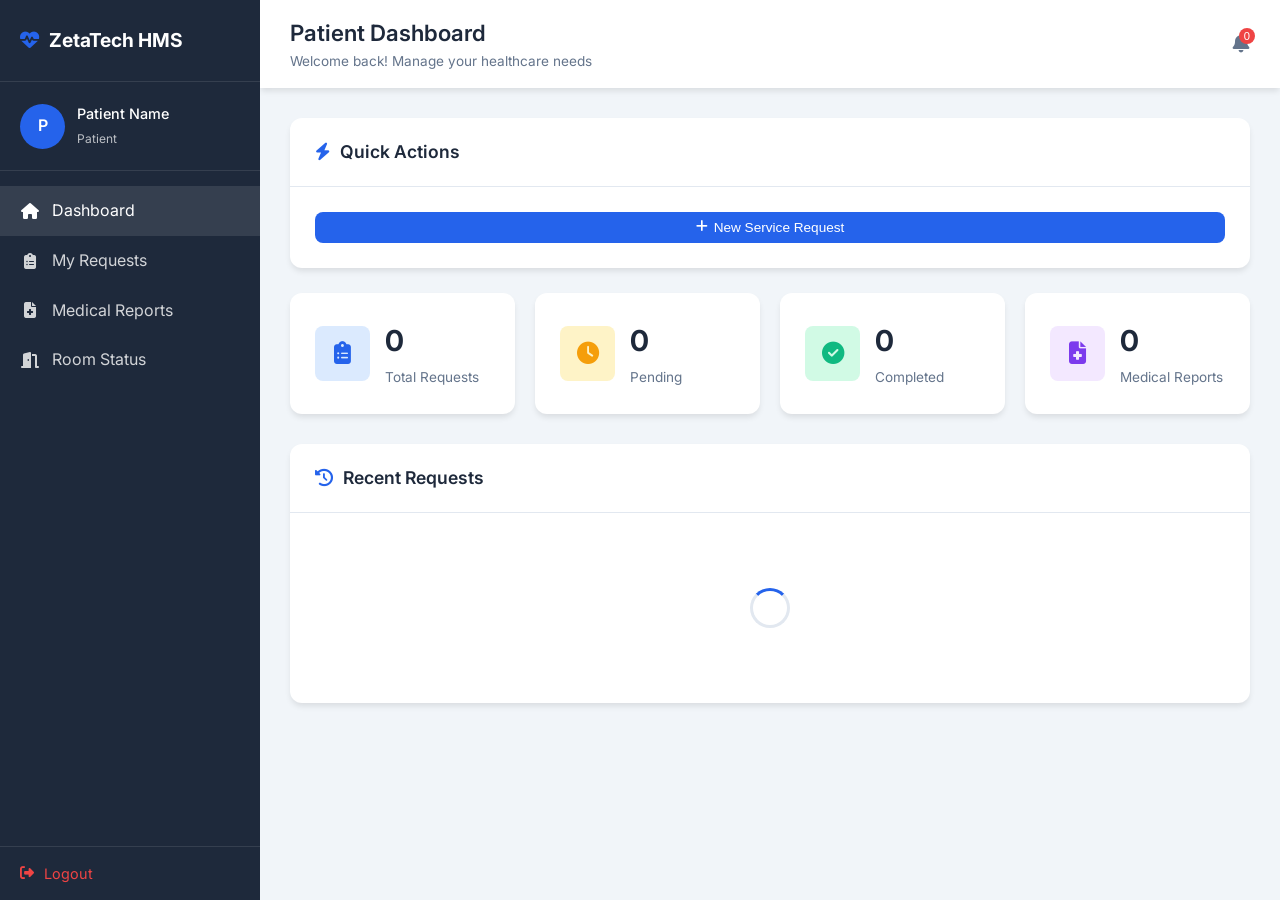
<file: patient-dashboard.html>
<!DOCTYPE html>
<html lang="en">
<head>
    <meta charset="UTF-8">
    <meta name="viewport" content="width=device-width, initial-scale=1.0">
    <title>Patient Dashboard - ZetaTech HMS</title>
    <link rel="stylesheet" href="styles.css">
    <link href="https://fonts.googleapis.com/css2?family=Inter:wght@300;400;500;600;700&display=swap" rel="stylesheet">
    <link rel="stylesheet" href="https://cdnjs.cloudflare.com/ajax/libs/font-awesome/6.4.0/css/all.min.css">
</head>
<body>
    <div class="dashboard-container">
        <!-- Sidebar -->
        <aside class="sidebar">
            <div class="sidebar-header">
                <h3><i class="fas fa-heartbeat"></i> ZetaTech HMS</h3>
            </div>
            
            <div class="user-info">
                <div class="user-avatar" id="userAvatar">P</div>
                <div class="user-details">
                    <p id="userName">Patient Name</p>
                    <span id="userRole">patient</span>
                </div>
            </div>
            
            <nav class="sidebar-nav">
                <a href="#" class="nav-item active" data-page="dashboard">
                    <i class="fas fa-home"></i> Dashboard
                </a>
                <a href="#" class="nav-item" data-page="requests">
                    <i class="fas fa-clipboard-list"></i> My Requests
                </a>
                <a href="#" class="nav-item" data-page="reports">
                    <i class="fas fa-file-medical"></i> Medical Reports
                </a>
                <a href="#" class="nav-item" data-page="rooms">
                    <i class="fas fa-door-open"></i> Room Status
                </a>
            </nav>
            
            <div class="sidebar-footer">
                <a href="#" class="logout-btn" id="logoutBtn">
                    <i class="fas fa-sign-out-alt"></i> Logout
                </a>
            </div>
        </aside>

        <!-- Main Area -->
        <main class="main-area">
            <!-- Top Bar -->
            <header class="top-bar">
                <div class="page-title">
                    <h2>Patient Dashboard</h2>
                    <p>Welcome back! Manage your healthcare needs</p>
                </div>
                <div class="top-actions">
                    <button class="notification-btn">
                        <i class="fas fa-bell"></i>
                        <span class="notification-badge" id="notificationBadge">0</span>
                    </button>
                </div>
            </header>

            <!-- Content Area -->
            <div class="content-area">
                <div id="alertContainer"></div>
                
                <!-- Dashboard View -->
                <div id="dashboardView">
                    <!-- Quick Actions -->
                    <div class="content-card">
                        <div class="card-header">
                            <h3><i class="fas fa-bolt"></i> Quick Actions</h3>
                        </div>
                        <div class="card-body">
                            <button class="btn btn-primary" onclick="openNewRequestModal()">
                                <i class="fas fa-plus"></i> New Service Request
                            </button>
                        </div>
                    </div>

                    <!-- Stats -->
                    <div class="stats-grid">
                        <div class="stat-card">
                            <div class="stat-icon blue">
                                <i class="fas fa-clipboard-list"></i>
                            </div>
                            <div class="stat-info">
                                <h4 id="totalRequests">0</h4>
                                <p>Total Requests</p>
                            </div>
                        </div>
                        <div class="stat-card">
                            <div class="stat-icon yellow">
                                <i class="fas fa-clock"></i>
                            </div>
                            <div class="stat-info">
                                <h4 id="pendingRequests">0</h4>
                                <p>Pending</p>
                            </div>
                        </div>
                        <div class="stat-card">
                            <div class="stat-icon green">
                                <i class="fas fa-check-circle"></i>
                            </div>
                            <div class="stat-info">
                                <h4 id="completedRequests">0</h4>
                                <p>Completed</p>
                            </div>
                        </div>
                        <div class="stat-card">
                            <div class="stat-icon purple">
                                <i class="fas fa-file-medical"></i>
                            </div>
                            <div class="stat-info">
                                <h4 id="totalReports">0</h4>
                                <p>Medical Reports</p>
                            </div>
                        </div>
                    </div>

                    <!-- Recent Requests -->
                    <div class="content-card">
                        <div class="card-header">
                            <h3><i class="fas fa-history"></i> Recent Requests</h3>
                        </div>
                        <div class="card-body">
                            <div id="recentRequestsContainer">
                                <div class="loading">
                                    <div class="spinner"></div>
                                </div>
                            </div>
                        </div>
                    </div>
                </div>

                <!-- My Requests View -->
                <div id="requestsView" class="hidden">
                    <div class="content-card">
                        <div class="card-header">
                            <h3><i class="fas fa-clipboard-list"></i> My Service Requests</h3>
                            <button class="btn btn-primary" onclick="openNewRequestModal()">
                                <i class="fas fa-plus"></i> New Request
                            </button>
                        </div>
                        <div class="card-body">
                            <div id="allRequestsContainer">
                                <div class="loading">
                                    <div class="spinner"></div>
                                </div>
                            </div>
                        </div>
                    </div>
                </div>

                <!-- Medical Reports View -->
                <div id="reportsView" class="hidden">
                    <div class="content-card">
                        <div class="card-header">
                            <h3><i class="fas fa-file-medical"></i> My Medical Reports</h3>
                        </div>
                        <div class="card-body">
                            <div id="medicalReportsContainer">
                                <div class="loading">
                                    <div class="spinner"></div>
                                </div>
                            </div>
                        </div>
                    </div>
                </div>

                <!-- Room Status View -->
                <div id="roomsView" class="hidden">
                    <div class="content-card">
                        <div class="card-header">
                            <h3><i class="fas fa-door-open"></i> Room Availability</h3>
                        </div>
                        <div class="card-body">
                            <div id="roomsContainer">
                                <div class="loading">
                                    <div class="spinner"></div>
                                </div>
                            </div>
                        </div>
                    </div>
                </div>
            </div>
        </main>
    </div>

    <!-- New Request Modal -->
    <div class="modal-overlay" id="newRequestModal">
        <div class="modal">
            <div class="modal-header">
                <h3><i class="fas fa-plus-circle"></i> New Service Request</h3>
                <button class="modal-close" onclick="closeModal('newRequestModal')">
                    <i class="fas fa-times"></i>
                </button>
            </div>
            <div class="modal-body">
                <form id="newRequestForm">
                    <div class="form-group">
                        <label for="serviceType">Service Type</label>
                        <select id="serviceType" required>
                            <option value="">Select service type</option>
                            <option value="consultation">Doctor Consultation</option>
                            <option value="therapy">Therapy Session</option>
                            <option value="follow-up">Follow-up Appointment</option>
                            <option value="emergency">Emergency Care</option>
                            <option value="lab-test">Laboratory Test</option>
                        </select>
                    </div>
                    <div class="form-group">
                        <label for="description">Description / Symptoms</label>
                        <textarea id="description" placeholder="Describe your symptoms or reason for visit..." required></textarea>
                    </div>
                </form>
            </div>
            <div class="modal-footer">
                <button class="btn" onclick="closeModal('newRequestModal')">Cancel</button>
                <button class="btn btn-primary" onclick="submitNewRequest()">
                    <i class="fas fa-paper-plane"></i> Submit Request
                </button>
            </div>
        </div>
    </div>

    <script src="main.js"></script>
    <script>
        // Check authentication
        if (!ZetaTech.checkAuth('patient')) {
            window.location.href = 'index.html';
        }

        // Initialize
        const user = ZetaTech.getUser();
        ZetaTech.initSidebar(user);

        // Navigation
        document.querySelectorAll('.nav-item').forEach(item => {
            item.addEventListener('click', (e) => {
                e.preventDefault();
                const page = item.dataset.page;
                showPage(page);
                
                document.querySelectorAll('.nav-item').forEach(n => n.classList.remove('active'));
                item.classList.add('active');
            });
        });

        function showPage(page) {
            document.getElementById('dashboardView').classList.add('hidden');
            document.getElementById('requestsView').classList.add('hidden');
            document.getElementById('reportsView').classList.add('hidden');
            document.getElementById('roomsView').classList.add('hidden');
            
            document.getElementById(page + 'View').classList.remove('hidden');
            
            // Load data based on page
            if (page === 'dashboard') {
                loadDashboardStats();
                loadRecentRequests();
            } else if (page === 'requests') {
                loadAllRequests();
            } else if (page === 'reports') {
                loadMedicalReports();
            } else if (page === 'rooms') {
                loadRoomStatus();
            }
        }

        // Load Dashboard Stats
        async function loadDashboardStats() {
            try {
                const requestsResponse = await ZetaTech.apiRequest('/patient/requests');
                const requests = await requestsResponse.json();
                
                const reportsResponse = await ZetaTech.apiRequest('/patient/reports');
                const reports = await reportsResponse.json();
                
                document.getElementById('totalRequests').textContent = requests.length;
                document.getElementById('pendingRequests').textContent = requests.filter(r => r.status === 'pending').length;
                document.getElementById('completedRequests').textContent = requests.filter(r => r.status === 'completed').length;
                document.getElementById('totalReports').textContent = reports.length;
            } catch (error) {
                console.error('Error loading stats:', error);
            }
        }

        // Load Recent Requests
        async function loadRecentRequests() {
            const container = document.getElementById('recentRequestsContainer');
            
            try {
                const response = await ZetaTech.apiRequest('/patient/requests');
                const requests = await response.json();
                
                if (requests.length === 0) {
                    ZetaTech.showEmptyState('recentRequestsContainer', 'fa-clipboard-list', 'No Requests Yet', 'Create your first service request to get started.');
                    return;
                }
                
                const recentRequests = requests.slice(0, 5);
                
                container.innerHTML = `
                    <table class="data-table">
                        <thead>
                            <tr>
                                <th>Service Type</th>
                                <th>Description</th>
                                <th>Status</th>
                                <th>Date</th>
                            </tr>
                        </thead>
                        <tbody>
                            ${recentRequests.map(req => `
                                <tr>
                                    <td>${req.service_type}</td>
                                    <td>${req.description.substring(0, 50)}${req.description.length > 50 ? '...' : ''}</td>
                                    <td>${ZetaTech.getStatusBadge(req.status)}</td>
                                    <td>${ZetaTech.formatDate(req.created_at)}</td>
                                </tr>
                            `).join('')}
                        </tbody>
                    </table>
                `;
            } catch (error) {
                container.innerHTML = '<p class="text-center" style="color: #ef4444;">Error loading requests</p>';
            }
        }

        // Load All Requests
        async function loadAllRequests() {
            const container = document.getElementById('allRequestsContainer');
            
            try {
                const response = await ZetaTech.apiRequest('/patient/requests');
                const requests = await response.json();
                
                if (requests.length === 0) {
                    ZetaTech.showEmptyState('allRequestsContainer', 'fa-clipboard-list', 'No Requests Yet', 'Create your first service request to get started.');
                    return;
                }
                
                container.innerHTML = `
                    <table class="data-table">
                        <thead>
                            <tr>
                                <th>ID</th>
                                <th>Service Type</th>
                                <th>Description</th>
                                <th>Status</th>
                                <th>Admin Reason</th>
                                <th>Date</th>
                            </tr>
                        </thead>
                        <tbody>
                            ${requests.map(req => `
                                <tr>
                                    <td>#${req.id}</td>
                                    <td>${req.service_type}</td>
                                    <td>${req.description}</td>
                                    <td>${ZetaTech.getStatusBadge(req.status)}</td>
                                    <td>${req.admin_reason || '-'}</td>
                                    <td>${ZetaTech.formatDate(req.created_at)}</td>
                                </tr>
                            `).join('')}
                        </tbody>
                    </table>
                `;
            } catch (error) {
                container.innerHTML = '<p class="text-center" style="color: #ef4444;">Error loading requests</p>';
            }
        }

        // Load Medical Reports
        async function loadMedicalReports() {
            const container = document.getElementById('medicalReportsContainer');
            
            try {
                const response = await ZetaTech.apiRequest('/patient/reports');
                const reports = await response.json();
                
                if (reports.length === 0) {
                    ZetaTech.showEmptyState('medicalReportsContainer', 'fa-file-medical', 'No Medical Reports', 'Your medical reports will appear here after your appointments.');
                    return;
                }
                
                container.innerHTML = reports.map(report => `
                    <div class="content-card" style="margin-bottom: 15px;">
                        <div class="card-body">
                            <h4 style="margin-bottom: 10px; color: #2563eb;">
                                <i class="fas fa-file-medical"></i> Report #${report.id}
                            </h4>
                            <p><strong>Date:</strong> ${ZetaTech.formatDate(report.created_at)}</p>
                            <p><strong>Diagnosis:</strong> ${report.diagnosis}</p>
                            <p><strong>Prescription:</strong> ${report.prescription}</p>
                            ${report.doctor_notes ? `<p><strong>Doctor Notes:</strong> ${report.doctor_notes}</p>` : ''}
                        </div>
                    </div>
                `).join('');
            } catch (error) {
                container.innerHTML = '<p class="text-center" style="color: #ef4444;">Error loading reports</p>';
            }
        }

        // Load Room Status
        async function loadRoomStatus() {
            const container = document.getElementById('roomsContainer');
            
            try {
                const response = await ZetaTech.apiRequest('/iot/rooms');
                const rooms = await response.json();
                
                container.innerHTML = `
                    <div class="stats-grid">
                        <div class="stat-card">
                            <div class="stat-icon green">
                                <i class="fas fa-door-open"></i>
                            </div>
                            <div class="stat-info">
                                <h4>${rooms.filter(r => !r.is_occupied).length}</h4>
                                <p>Available Rooms</p>
                            </div>
                        </div>
                        <div class="stat-card">
                            <div class="stat-icon red">
                                <i class="fas fa-door-closed"></i>
                            </div>
                            <div class="stat-info">
                                <h4>${rooms.filter(r => r.is_occupied).length}</h4>
                                <p>Occupied Rooms</p>
                            </div>
                        </div>
                    </div>
                    <table class="data-table" style="margin-top: 20px;">
                        <thead>
                            <tr>
                                <th>Room Number</th>
                                <th>Type</th>
                                <th>Status</th>
                                <th>Last Updated</th>
                            </tr>
                        </thead>
                        <tbody>
                            ${rooms.map(room => `
                                <tr>
                                    <td>${room.room_number}</td>
                                    <td>${room.room_type}</td>
                                    <td>
                                        <span class="status-badge ${room.is_occupied ? 'rejected' : 'approved'}">
                                            ${room.is_occupied ? 'Occupied' : 'Available'}
                                        </span>
                                    </td>
                                    <td>${ZetaTech.formatDate(room.last_updated)}</td>
                                </tr>
                            `).join('')}
                        </tbody>
                    </table>
                `;
            } catch (error) {
                container.innerHTML = '<p class="text-center" style="color: #ef4444;">Error loading room status</p>';
            }
        }

        // New Request Modal
        function openNewRequestModal() {
            ZetaTech.openModal('newRequestModal');
        }

        async function submitNewRequest() {
            const serviceType = document.getElementById('serviceType').value;
            const description = document.getElementById('description').value;
            
            if (!serviceType || !description) {
                ZetaTech.showAlert('alertContainer', 'Please fill in all fields', 'error');
                return;
            }
            
            try {
                const response = await ZetaTech.apiRequest('/patient/requests', {
                    method: 'POST',
                    body: JSON.stringify({
                        service_type: serviceType,
                        description: description
                    })
                });
                
                if (response.ok) {
                    ZetaTech.closeModal('newRequestModal');
                    ZetaTech.showAlert('alertContainer', 'Request submitted successfully!', 'success');
                    document.getElementById('newRequestForm').reset();
                    loadDashboardStats();
                    loadRecentRequests();
                } else {
                    const error = await response.json();
                    ZetaTech.showAlert('alertContainer', error.detail || 'Failed to submit request', 'error');
                }
            } catch (error) {
                ZetaTech.showAlert('alertContainer', 'Network error. Please try again.', 'error');
            }
        }

        // Initial load
        loadDashboardStats();
        loadRecentRequests();
    </script>
</body>
</html>
</file>
<file: styles.css>
/* ============== CSS VARIABLES ============== */
:root {
    --primary: #2563eb;
    --primary-dark: #1d4ed8;
    --secondary: #0ea5e9;
    --success: #10b981;
    --warning: #f59e0b;
    --danger: #ef4444;
    --dark: #1e293b;
    --light: #f8fafc;
    --gray: #64748b;
    --gray-light: #e2e8f0;
    --admin: #7c3aed;
    --doctor: #059669;
    --nurse: #db2777;
    --patient: #ea580c;
    --shadow: 0 4px 6px -1px rgba(0, 0, 0, 0.1);
    --shadow-lg: 0 10px 15px -3px rgba(0, 0, 0, 0.1);
    --radius: 12px;
    --radius-sm: 8px;
}

/* ============== RESET & BASE ============== */
* {
    margin: 0;
    padding: 0;
    box-sizing: border-box;
}

body {
    font-family: 'Inter', -apple-system, BlinkMacSystemFont, sans-serif;
    background: linear-gradient(135deg, #667eea 0%, #764ba2 100%);
    min-height: 100vh;
    color: var(--dark);
    line-height: 1.6;
}

.container {
    max-width: 1200px;
    margin: 0 auto;
    padding: 20px;
    min-height: 100vh;
    display: flex;
    flex-direction: column;
}

/* ============== HEADER ============== */
.header {
    display: flex;
    justify-content: space-between;
    align-items: center;
    padding: 20px 0;
    margin-bottom: 30px;
}

.logo {
    display: flex;
    align-items: center;
    gap: 15px;
    color: white;
}

.logo i {
    font-size: 2.5rem;
    color: #fff;
}

.logo-text h1 {
    font-size: 1.8rem;
    font-weight: 700;
    margin-bottom: -5px;
}

.logo-text span {
    font-size: 0.9rem;
    opacity: 0.9;
}

.badges {
    display: flex;
    gap: 10px;
    flex-wrap: wrap;
}

.badge {
    background: rgba(255, 255, 255, 0.2);
    color: white;
    padding: 6px 12px;
    border-radius: 20px;
    font-size: 0.75rem;
    font-weight: 500;
    backdrop-filter: blur(10px);
}

.badge i {
    margin-right: 5px;
}

/* ============== MAIN CONTENT ============== */
.main-content {
    flex: 1;
}

.hero-section {
    text-align: center;
    margin-bottom: 40px;
    color: white;
}

.hero-section h2 {
    font-size: 2.5rem;
    font-weight: 700;
    margin-bottom: 10px;
}

.subtitle {
    font-size: 1.1rem;
    opacity: 0.9;
}

/* ============== ROLE GRID ============== */
.role-grid {
    display: grid;
    grid-template-columns: repeat(auto-fit, minmax(260px, 1fr));
    gap: 25px;
    margin-bottom: 50px;
}

.role-card {
    background: white;
    border-radius: var(--radius);
    padding: 30px;
    text-decoration: none;
    color: var(--dark);
    box-shadow: var(--shadow-lg);
    transition: all 0.3s ease;
    position: relative;
    overflow: hidden;
}

.role-card::before {
    content: '';
    position: absolute;
    top: 0;
    left: 0;
    right: 0;
    height: 4px;
    transition: height 0.3s ease;
}

.role-card.admin::before { background: var(--admin); }
.role-card.doctor::before { background: var(--doctor); }
.role-card.nurse::before { background: var(--nurse); }
.role-card.patient::before { background: var(--patient); }

.role-card:hover {
    transform: translateY(-5px);
    box-shadow: 0 20px 25px -5px rgba(0, 0, 0, 0.2);
}

.role-card:hover::before {
    height: 6px;
}

.role-icon {
    width: 70px;
    height: 70px;
    border-radius: 50%;
    display: flex;
    align-items: center;
    justify-content: center;
    margin-bottom: 20px;
    font-size: 1.8rem;
    color: white;
}

.role-card.admin .role-icon { background: var(--admin); }
.role-card.doctor .role-icon { background: var(--doctor); }
.role-card.nurse .role-icon { background: var(--nurse); }
.role-card.patient .role-icon { background: var(--patient); }

.role-card h3 {
    font-size: 1.4rem;
    font-weight: 600;
    margin-bottom: 8px;
}

.role-card > p {
    color: var(--gray);
    margin-bottom: 20px;
    font-size: 0.95rem;
}

.role-features {
    display: flex;
    flex-direction: column;
    gap: 8px;
    margin-bottom: 25px;
}

.role-features span {
    font-size: 0.85rem;
    color: var(--gray);
    display: flex;
    align-items: center;
    gap: 8px;
}

.role-features span i {
    color: var(--success);
    font-size: 0.8rem;
}

.login-btn {
    display: flex;
    align-items: center;
    justify-content: center;
    gap: 10px;
    padding: 12px 20px;
    border-radius: var(--radius-sm);
    font-weight: 600;
    color: white;
    transition: all 0.3s ease;
}

.role-card.admin .login-btn { background: var(--admin); }
.role-card.doctor .login-btn { background: var(--doctor); }
.role-card.nurse .login-btn { background: var(--nurse); }
.role-card.patient .login-btn { background: var(--patient); }

.login-btn:hover {
    opacity: 0.9;
    gap: 15px;
}

/* ============== INFO SECTION ============== */
.info-section {
    display: grid;
    grid-template-columns: repeat(auto-fit, minmax(280px, 1fr));
    gap: 25px;
    margin-bottom: 40px;
}

.info-card {
    background: rgba(255, 255, 255, 0.95);
    padding: 25px;
    border-radius: var(--radius);
    text-align: center;
    backdrop-filter: blur(10px);
}

.info-card i {
    font-size: 2rem;
    color: var(--primary);
    margin-bottom: 15px;
}

.info-card h4 {
    font-size: 1.1rem;
    margin-bottom: 10px;
}

.info-card p {
    font-size: 0.9rem;
    color: var(--gray);
}

/* ============== FOOTER ============== */
.footer {
    text-align: center;
    color: white;
    padding: 20px 0;
    opacity: 0.9;
}

.footer i {
    color: #ff6b6b;
}

.team {
    font-size: 0.85rem;
    margin-top: 5px;
    opacity: 0.8;
}

/* ============== LOGIN PAGE ============== */
.login-container {
    display: flex;
    justify-content: center;
    align-items: center;
    min-height: 100vh;
    padding: 20px;
}

.login-box {
    background: white;
    border-radius: var(--radius);
    box-shadow: var(--shadow-lg);
    width: 100%;
    max-width: 450px;
    overflow: hidden;
}

.login-header {
    padding: 40px 40px 20px;
    text-align: center;
    color: white;
}

.login-header.admin { background: var(--admin); }
.login-header.doctor { background: var(--doctor); }
.login-header.nurse { background: var(--nurse); }
.login-header.patient { background: var(--patient); }

.login-header i {
    font-size: 3rem;
    margin-bottom: 15px;
}

.login-header h2 {
    font-size: 1.8rem;
    margin-bottom: 5px;
}

.login-header p {
    opacity: 0.9;
    font-size: 0.95rem;
}

.login-form {
    padding: 30px 40px 40px;
}

.form-group {
    margin-bottom: 20px;
}

.form-group label {
    display: block;
    margin-bottom: 8px;
    font-weight: 500;
    font-size: 0.9rem;
}

.form-group input {
    width: 100%;
    padding: 12px 15px;
    border: 2px solid var(--gray-light);
    border-radius: var(--radius-sm);
    font-size: 1rem;
    transition: border-color 0.3s ease;
}

.form-group input:focus {
    outline: none;
    border-color: var(--primary);
}

.btn-primary {
    width: 100%;
    padding: 14px;
    border: none;
    border-radius: var(--radius-sm);
    font-size: 1rem;
    font-weight: 600;
    color: white;
    cursor: pointer;
    transition: all 0.3s ease;
    display: flex;
    align-items: center;
    justify-content: center;
    gap: 10px;
}

.btn-primary:hover {
    opacity: 0.9;
    transform: translateY(-2px);
}

.btn-primary.admin { background: var(--admin); }
.btn-primary.doctor { background: var(--doctor); }
.btn-primary.nurse { background: var(--nurse); }
.btn-primary.patient { background: var(--patient); }

.back-link {
    display: block;
    text-align: center;
    margin-top: 20px;
    color: var(--gray);
    text-decoration: none;
    font-size: 0.9rem;
}

.back-link:hover {
    color: var(--primary);
}

/* ============== DASHBOARD ============== */
.dashboard-container {
    display: flex;
    min-height: 100vh;
}

.sidebar {
    width: 260px;
    background: var(--dark);
    color: white;
    position: fixed;
    height: 100vh;
    overflow-y: auto;
}

.sidebar-header {
    padding: 25px 20px;
    border-bottom: 1px solid rgba(255,255,255,0.1);
}

.sidebar-header h3 {
    display: flex;
    align-items: center;
    gap: 10px;
    font-size: 1.2rem;
}

.sidebar-header h3 i {
    color: var(--primary);
}

.user-info {
    padding: 20px;
    border-bottom: 1px solid rgba(255,255,255,0.1);
    display: flex;
    align-items: center;
    gap: 12px;
}

.user-avatar {
    width: 45px;
    height: 45px;
    border-radius: 50%;
    background: var(--primary);
    display: flex;
    align-items: center;
    justify-content: center;
    font-weight: 600;
}

.user-details p {
    font-size: 0.9rem;
    font-weight: 500;
}

.user-details span {
    font-size: 0.75rem;
    opacity: 0.7;
    text-transform: capitalize;
}

.sidebar-nav {
    padding: 15px 0;
}

.nav-item {
    display: flex;
    align-items: center;
    gap: 12px;
    padding: 12px 20px;
    color: rgba(255,255,255,0.8);
    text-decoration: none;
    transition: all 0.3s ease;
    cursor: pointer;
}

.nav-item:hover, .nav-item.active {
    background: rgba(255,255,255,0.1);
    color: white;
}

.nav-item i {
    width: 20px;
    text-align: center;
}

.sidebar-footer {
    position: absolute;
    bottom: 0;
    left: 0;
    right: 0;
    padding: 15px 20px;
    border-top: 1px solid rgba(255,255,255,0.1);
}

.logout-btn {
    display: flex;
    align-items: center;
    gap: 10px;
    color: var(--danger);
    text-decoration: none;
    font-size: 0.9rem;
    cursor: pointer;
}

.main-area {
    flex: 1;
    margin-left: 260px;
    background: #f1f5f9;
    min-height: 100vh;
}

.top-bar {
    background: white;
    padding: 15px 30px;
    display: flex;
    justify-content: space-between;
    align-items: center;
    box-shadow: var(--shadow);
}

.page-title h2 {
    font-size: 1.4rem;
    font-weight: 600;
}

.page-title p {
    font-size: 0.85rem;
    color: var(--gray);
}

.top-actions {
    display: flex;
    gap: 15px;
    align-items: center;
}

.notification-btn {
    position: relative;
    background: none;
    border: none;
    font-size: 1.2rem;
    color: var(--gray);
    cursor: pointer;
}

.notification-badge {
    position: absolute;
    top: -5px;
    right: -5px;
    background: var(--danger);
    color: white;
    font-size: 0.7rem;
    padding: 2px 5px;
    border-radius: 10px;
}

.content-area {
    padding: 30px;
}

/* ============== STATS CARDS ============== */
.stats-grid {
    display: grid;
    grid-template-columns: repeat(auto-fit, minmax(200px, 1fr));
    gap: 20px;
    margin-bottom: 30px;
}

.stat-card {
    background: white;
    padding: 25px;
    border-radius: var(--radius);
    box-shadow: var(--shadow);
    display: flex;
    align-items: center;
    gap: 15px;
}

.stat-icon {
    width: 55px;
    height: 55px;
    border-radius: var(--radius-sm);
    display: flex;
    align-items: center;
    justify-content: center;
    font-size: 1.4rem;
}

.stat-icon.blue { background: #dbeafe; color: var(--primary); }
.stat-icon.green { background: #d1fae5; color: var(--success); }
.stat-icon.yellow { background: #fef3c7; color: var(--warning); }
.stat-icon.red { background: #fee2e2; color: var(--danger); }
.stat-icon.purple { background: #f3e8ff; color: var(--admin); }

.stat-info h4 {
    font-size: 1.8rem;
    font-weight: 700;
    margin-bottom: 3px;
}

.stat-info p {
    font-size: 0.85rem;
    color: var(--gray);
}

/* ============== CONTENT CARDS ============== */
.content-card {
    background: white;
    border-radius: var(--radius);
    box-shadow: var(--shadow);
    margin-bottom: 25px;
}

.card-header {
    padding: 20px 25px;
    border-bottom: 1px solid var(--gray-light);
    display: flex;
    justify-content: space-between;
    align-items: center;
}

.card-header h3 {
    font-size: 1.1rem;
    font-weight: 600;
    display: flex;
    align-items: center;
    gap: 10px;
}

.card-header h3 i {
    color: var(--primary);
}

.card-body {
    padding: 25px;
}

/* ============== TABLES ============== */
.data-table {
    width: 100%;
    border-collapse: collapse;
}

.data-table th,
.data-table td {
    padding: 12px 15px;
    text-align: left;
    border-bottom: 1px solid var(--gray-light);
}

.data-table th {
    font-weight: 600;
    font-size: 0.85rem;
    color: var(--gray);
    text-transform: uppercase;
    letter-spacing: 0.5px;
}

.data-table tr:hover {
    background: #f8fafc;
}

.status-badge {
    padding: 5px 12px;
    border-radius: 20px;
    font-size: 0.75rem;
    font-weight: 500;
}

.status-badge.pending { background: #fef3c7; color: #92400e; }
.status-badge.approved { background: #d1fae5; color: #065f46; }
.status-badge.rejected { background: #fee2e2; color: #991b1b; }
.status-badge.completed { background: #dbeafe; color: #1e40af; }

/* ============== BUTTONS ============== */
.btn {
    padding: 8px 16px;
    border-radius: var(--radius-sm);
    font-size: 0.85rem;
    font-weight: 500;
    cursor: pointer;
    border: none;
    transition: all 0.3s ease;
    display: inline-flex;
    align-items: center;
    gap: 6px;
}

.btn-sm {
    padding: 6px 12px;
    font-size: 0.8rem;
}

.btn-success {
    background: var(--success);
    color: white;
}

.btn-danger {
    background: var(--danger);
    color: white;
}

.btn-primary {
    background: var(--primary);
    color: white;
}

.btn:hover {
    opacity: 0.9;
    transform: translateY(-1px);
}

/* ============== FORMS ============== */
.form-row {
    display: grid;
    grid-template-columns: repeat(2, 1fr);
    gap: 20px;
}

.form-group textarea {
    width: 100%;
    padding: 12px 15px;
    border: 2px solid var(--gray-light);
    border-radius: var(--radius-sm);
    font-size: 1rem;
    resize: vertical;
    min-height: 100px;
    font-family: inherit;
}

.form-group textarea:focus {
    outline: none;
    border-color: var(--primary);
}

.form-group select {
    width: 100%;
    padding: 12px 15px;
    border: 2px solid var(--gray-light);
    border-radius: var(--radius-sm);
    font-size: 1rem;
    background: white;
}

.form-group select:focus {
    outline: none;
    border-color: var(--primary);
}

/* ============== MODAL ============== */
.modal-overlay {
    position: fixed;
    top: 0;
    left: 0;
    right: 0;
    bottom: 0;
    background: rgba(0, 0, 0, 0.5);
    display: flex;
    align-items: center;
    justify-content: center;
    z-index: 1000;
    opacity: 0;
    visibility: hidden;
    transition: all 0.3s ease;
}

.modal-overlay.active {
    opacity: 1;
    visibility: visible;
}

.modal {
    background: white;
    border-radius: var(--radius);
    width: 90%;
    max-width: 500px;
    max-height: 90vh;
    overflow-y: auto;
    transform: scale(0.9);
    transition: all 0.3s ease;
}

.modal-overlay.active .modal {
    transform: scale(1);
}

.modal-header {
    padding: 20px 25px;
    border-bottom: 1px solid var(--gray-light);
    display: flex;
    justify-content: space-between;
    align-items: center;
}

.modal-header h3 {
    font-size: 1.2rem;
    font-weight: 600;
}

.modal-close {
    background: none;
    border: none;
    font-size: 1.2rem;
    color: var(--gray);
    cursor: pointer;
}

.modal-body {
    padding: 25px;
}

.modal-footer {
    padding: 15px 25px;
    border-top: 1px solid var(--gray-light);
    display: flex;
    justify-content: flex-end;
    gap: 10px;
}

/* ============== ALERTS ============== */
.alert {
    padding: 15px 20px;
    border-radius: var(--radius-sm);
    margin-bottom: 20px;
    display: flex;
    align-items: center;
    gap: 10px;
}

.alert-success {
    background: #d1fae5;
    color: #065f46;
}

.alert-error {
    background: #fee2e2;
    color: #991b1b;
}

.alert-info {
    background: #dbeafe;
    color: #1e40af;
}

/* ============== EMPTY STATE ============== */
.empty-state {
    text-align: center;
    padding: 50px 20px;
}

.empty-state i {
    font-size: 4rem;
    color: var(--gray-light);
    margin-bottom: 20px;
}

.empty-state h4 {
    font-size: 1.2rem;
    color: var(--gray);
    margin-bottom: 10px;
}

.empty-state p {
    color: var(--gray);
    font-size: 0.9rem;
}

/* ============== LOADING ============== */
.loading {
    display: flex;
    justify-content: center;
    align-items: center;
    padding: 50px;
}

.spinner {
    width: 40px;
    height: 40px;
    border: 3px solid var(--gray-light);
    border-top-color: var(--primary);
    border-radius: 50%;
    animation: spin 1s linear infinite;
}

@keyframes spin {
    to { transform: rotate(360deg); }
}

/* ============== RESPONSIVE ============== */
@media (max-width: 768px) {
    .sidebar {
        width: 100%;
        position: relative;
        height: auto;
    }
    
    .main-area {
        margin-left: 0;
    }
    
    .dashboard-container {
        flex-direction: column;
    }
    
    .form-row {
        grid-template-columns: 1fr;
    }
    
    .header {
        flex-direction: column;
        gap: 15px;
        text-align: center;
    }
    
    .hero-section h2 {
        font-size: 1.8rem;
    }
}

/* ============== UTILITY ============== */
.hidden {
    display: none !important;
}

.text-center {
    text-align: center;
}

.mt-20 {
    margin-top: 20px;
}

.mb-20 {
    margin-bottom: 20px;
}
</file>
